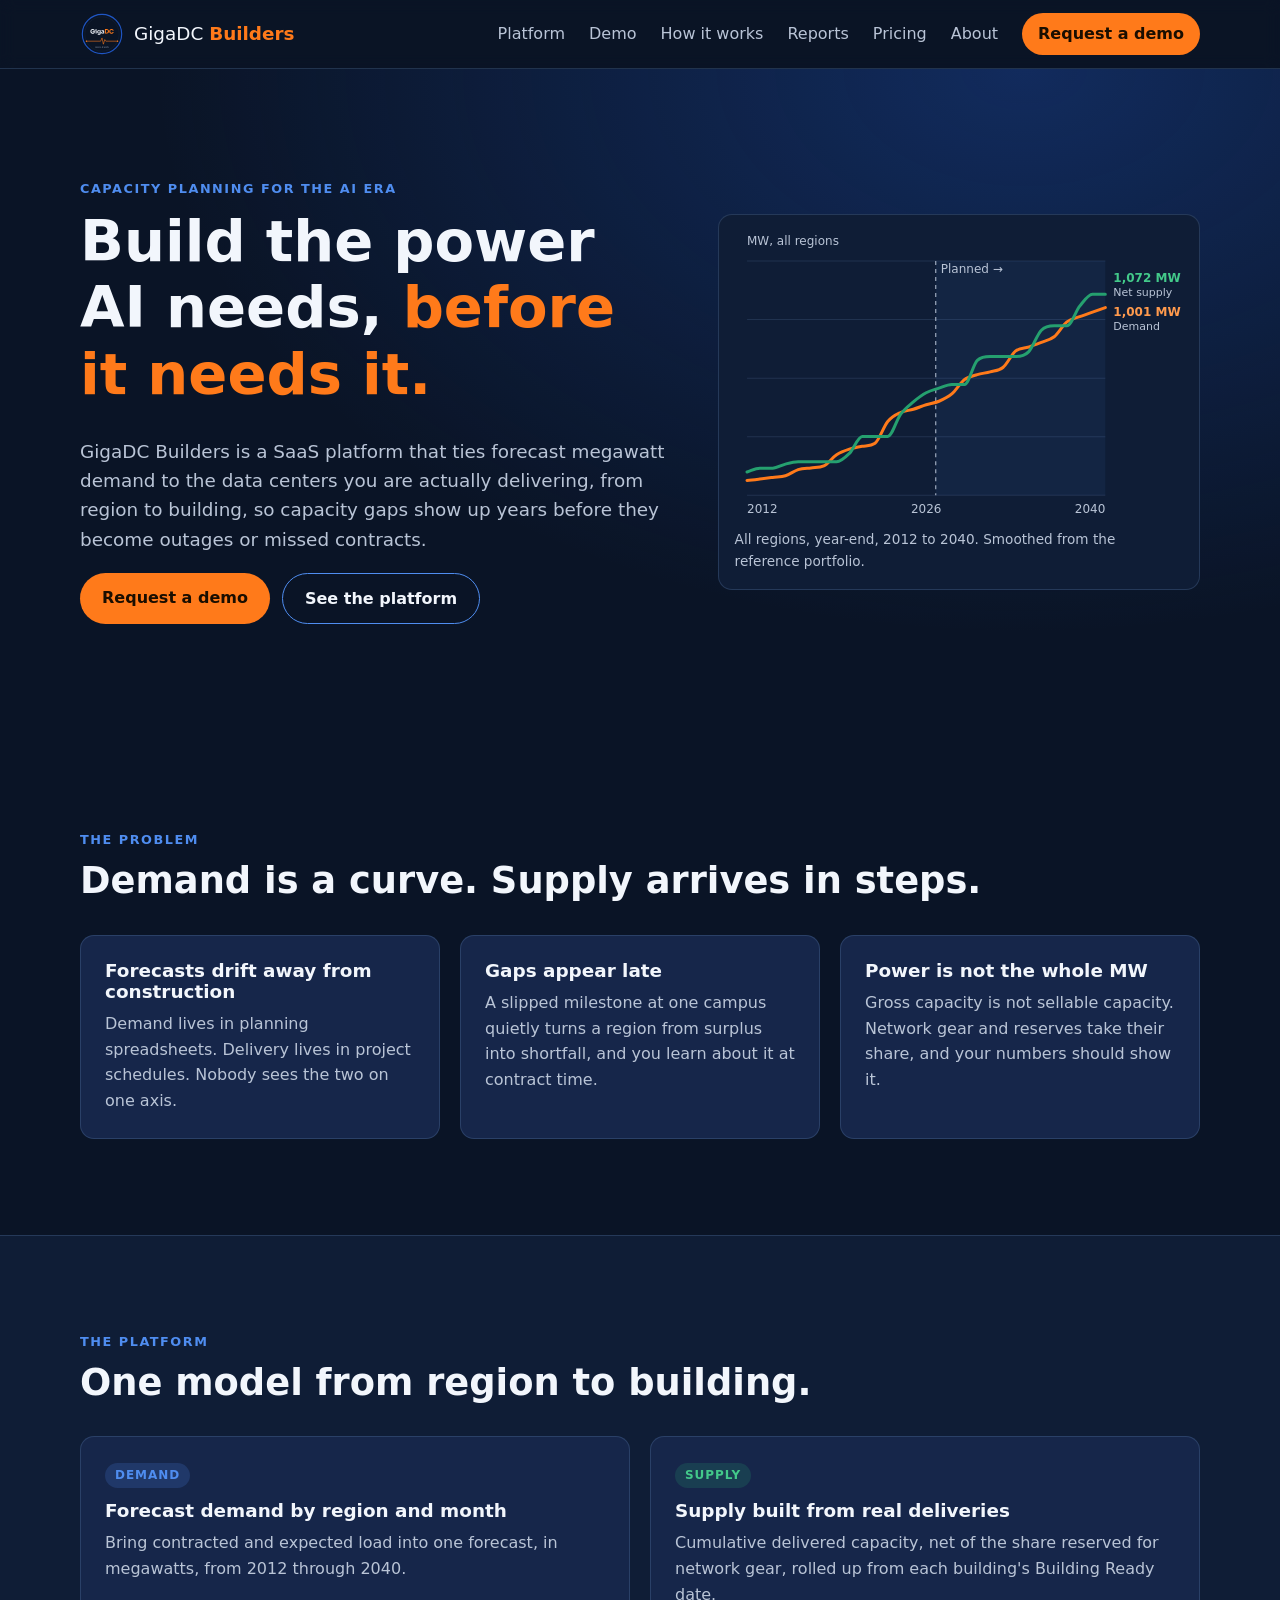
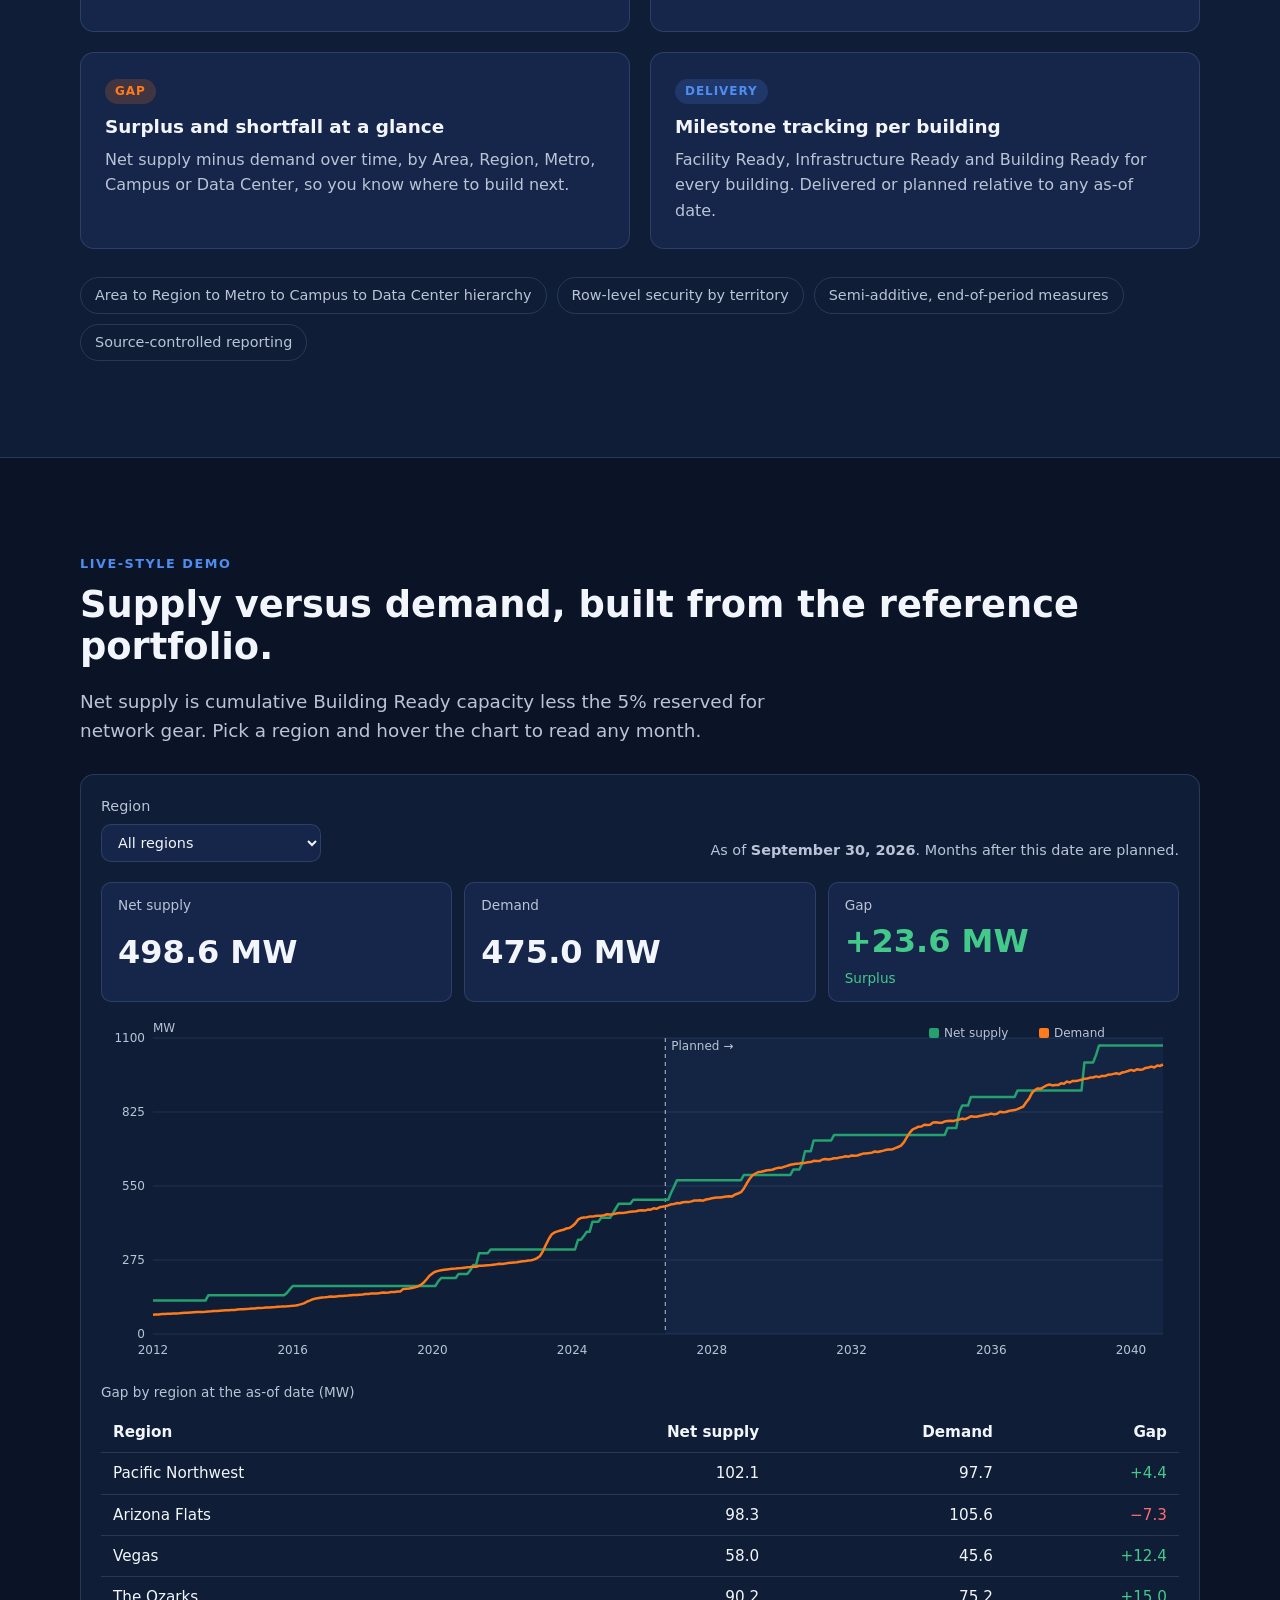
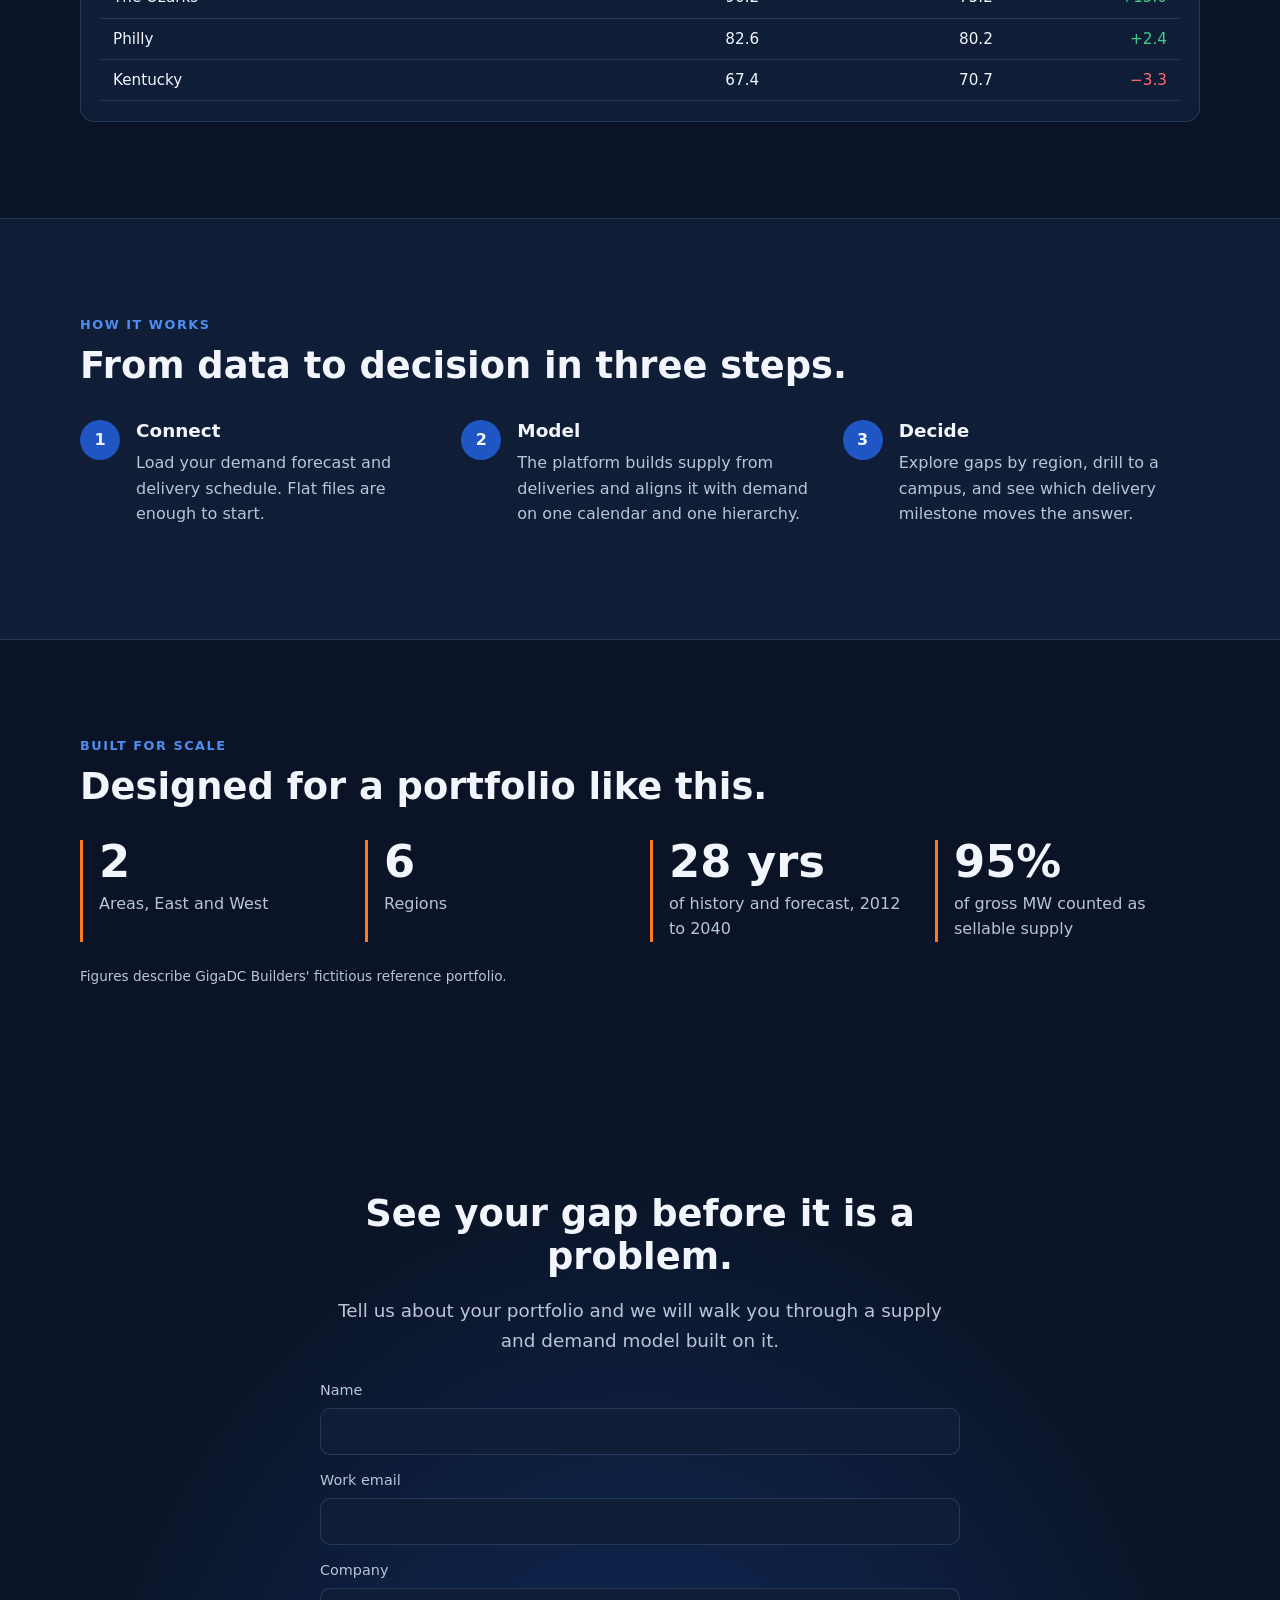
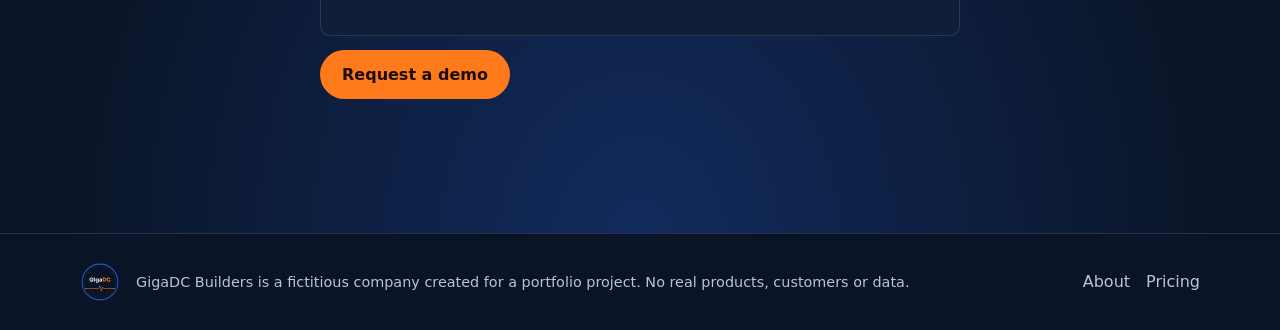
<file: index.html>
<!doctype html>
<html lang="en">
<head>
  <meta charset="utf-8">
  <meta name="viewport" content="width=device-width, initial-scale=1">
  <title>GigaDC Builders | Plan and deliver AI-scale data center capacity</title>
  <meta name="description" content="GigaDC Builders is a SaaS platform that matches forecast power demand to delivered data center supply, so AI capacity lands when it is needed.">
  <link rel="icon" href="assets/logos/GigaDC_primary_on-dark.svg" type="image/svg+xml">
  <link rel="stylesheet" href="css/styles.css">
</head>
<body>
  <header class="site-header">
    <div class="wrap nav">
      <a href="#top" class="brand" aria-label="GigaDC Builders home">
        <img src="assets/logos/GigaDC_builders_on-dark.svg" alt="GigaDC Builders" width="44" height="44">
        <span>GigaDC <b>Builders</b></span>
      </a>
      <button class="nav-toggle" aria-label="Toggle menu" aria-expanded="false">Menu</button>
      <nav id="nav" aria-label="Primary">
        <a href="#platform">Platform</a>
        <a href="#dashboard">Demo</a>
        <a href="#how">How it works</a>
        <a href="reports/index.html">Reports</a>
        <a href="pricing.html">Pricing</a>
        <a href="about.html">About</a>
        <a href="#demo" class="btn btn-small">Request a demo</a>
      </nav>
    </div>
  </header>

  <main id="top">
    <section class="hero">
      <div class="wrap hero-grid">
        <div>
          <p class="eyebrow">Capacity planning for the AI era</p>
          <h1>Build the power AI needs, <span class="accent">before it needs it.</span></h1>
          <p class="lead">GigaDC Builders is a SaaS platform that ties forecast megawatt demand to the data centers you are actually delivering, from region to building, so capacity gaps show up years before they become outages or missed contracts.</p>
          <div class="cta-row">
            <a href="#demo" class="btn">Request a demo</a>
            <a href="#platform" class="btn btn-ghost">See the platform</a>
          </div>
        </div>
        <figure class="hero-visual">
          <svg id="hero-chart" role="img" aria-label="Net supply and demand in MW across all regions, 2012 to 2040, smoothed"></svg>
          <figcaption id="hero-caption">All regions, year-end, 2012 to 2040. Smoothed from the reference portfolio.</figcaption>
        </figure>
      </div>
    </section>

    <section id="problem" class="section">
      <div class="wrap">
        <p class="eyebrow">The problem</p>
        <h2>Demand is a curve. Supply arrives in steps.</h2>
        <div class="cards three">
          <article class="card">
            <h3>Forecasts drift away from construction</h3>
            <p>Demand lives in planning spreadsheets. Delivery lives in project schedules. Nobody sees the two on one axis.</p>
          </article>
          <article class="card">
            <h3>Gaps appear late</h3>
            <p>A slipped milestone at one campus quietly turns a region from surplus into shortfall, and you learn about it at contract time.</p>
          </article>
          <article class="card">
            <h3>Power is not the whole MW</h3>
            <p>Gross capacity is not sellable capacity. Network gear and reserves take their share, and your numbers should show it.</p>
          </article>
        </div>
      </div>
    </section>

    <section id="platform" class="section alt">
      <div class="wrap">
        <p class="eyebrow">The platform</p>
        <h2>One model from region to building.</h2>
        <div class="cards two">
          <article class="card feature">
            <span class="tag blue">Demand</span>
            <h3>Forecast demand by region and month</h3>
            <p>Bring contracted and expected load into one forecast, in megawatts, from 2012 through 2040.</p>
          </article>
          <article class="card feature">
            <span class="tag green">Supply</span>
            <h3>Supply built from real deliveries</h3>
            <p>Cumulative delivered capacity, net of the share reserved for network gear, rolled up from each building's Building Ready date.</p>
          </article>
          <article class="card feature">
            <span class="tag orange">Gap</span>
            <h3>Surplus and shortfall at a glance</h3>
            <p>Net supply minus demand over time, by Area, Region, Metro, Campus or Data Center, so you know where to build next.</p>
          </article>
          <article class="card feature">
            <span class="tag blue">Delivery</span>
            <h3>Milestone tracking per building</h3>
            <p>Facility Ready, Infrastructure Ready and Building Ready for every building. Delivered or planned relative to any as-of date.</p>
          </article>
        </div>
        <ul class="chips" aria-label="Also included">
          <li>Area to Region to Metro to Campus to Data Center hierarchy</li>
          <li>Row-level security by territory</li>
          <li>Semi-additive, end-of-period measures</li>
          <li>Source-controlled reporting</li>
        </ul>
      </div>
    </section>

    <section id="dashboard" class="section">
      <div class="wrap">
        <p class="eyebrow">Live-style demo</p>
        <h2>Supply versus demand, built from the reference portfolio.</h2>
        <p class="lead">Net supply is cumulative Building Ready capacity less the 5% reserved for network gear. Pick a region and hover the chart to read any month.</p>
        <div class="dash" id="dash">
          <div class="dash-controls">
            <label>Region
              <select id="dash-region"></select>
            </label>
            <p class="dash-asof">As of <b id="dash-asof"></b>. Months after this date are planned.</p>
          </div>
          <div class="kpis" aria-live="polite">
            <div class="kpi"><span>Net supply</span><b id="kpi-supply"></b></div>
            <div class="kpi"><span>Demand</span><b id="kpi-demand"></b></div>
            <div class="kpi"><span>Gap</span><b id="kpi-gap"></b><em id="kpi-gap-label"></em></div>
          </div>
          <div class="chart-box">
            <svg id="dash-chart" role="img" aria-label="Net supply and demand in MW by month, 2012 to 2040"></svg>
            <div id="dash-tip" class="tip" hidden></div>
          </div>
          <div class="table-scroll">
            <table class="dash-table">
              <caption>Gap by region at the as-of date (MW)</caption>
              <thead><tr><th>Region</th><th>Net supply</th><th>Demand</th><th>Gap</th></tr></thead>
              <tbody id="dash-rows"></tbody>
            </table>
          </div>
        </div>
      </div>
    </section>

    <section id="how" class="section alt">
      <div class="wrap">
        <p class="eyebrow">How it works</p>
        <h2>From data to decision in three steps.</h2>
        <ol class="steps">
          <li><span class="num">1</span><div><h3>Connect</h3><p>Load your demand forecast and delivery schedule. Flat files are enough to start.</p></div></li>
          <li><span class="num">2</span><div><h3>Model</h3><p>The platform builds supply from deliveries and aligns it with demand on one calendar and one hierarchy.</p></div></li>
          <li><span class="num">3</span><div><h3>Decide</h3><p>Explore gaps by region, drill to a campus, and see which delivery milestone moves the answer.</p></div></li>
        </ol>
      </div>
    </section>

    <section id="numbers" class="section">
      <div class="wrap">
        <p class="eyebrow">Built for scale</p>
        <h2>Designed for a portfolio like this.</h2>
        <dl class="stats">
          <div><dt>2</dt><dd>Areas, East and West</dd></div>
          <div><dt>6</dt><dd>Regions</dd></div>
          <div><dt>28 yrs</dt><dd>of history and forecast, 2012 to 2040</dd></div>
          <div><dt>95%</dt><dd>of gross MW counted as sellable supply</dd></div>
        </dl>
        <p class="note">Figures describe GigaDC Builders' fictitious reference portfolio.</p>
      </div>
    </section>

    <section id="demo" class="section cta">
      <div class="wrap narrow">
        <h2>See your gap before it is a problem.</h2>
        <p class="lead">Tell us about your portfolio and we will walk you through a supply and demand model built on it.</p>
        <form class="demo-form" novalidate>
          <label>Name<input name="name" type="text" autocomplete="name" required></label>
          <label>Work email<input name="email" type="email" autocomplete="email" required></label>
          <label>Company<input name="company" type="text" autocomplete="organization"></label>
          <button class="btn" type="submit">Request a demo</button>
          <p class="form-status" role="status" aria-live="polite"></p>
        </form>
      </div>
    </section>
  </main>

  <footer class="site-footer">
    <div class="wrap foot">
      <img src="assets/logos/GigaDC_primary_on-dark.svg" alt="GigaDC" width="40" height="40">
      <p>GigaDC Builders is a fictitious company created for a portfolio project. No real products, customers or data.</p>
      <nav class="foot-links" aria-label="Footer"><a href="about.html">About</a><a href="pricing.html">Pricing</a></nav>
    </div>
  </footer>

  <script src="js/demo-data.js"></script>
  <script src="js/hero.js"></script>
  <script src="js/dashboard.js"></script>
  <script src="js/main.js"></script>
</body>
</html>
</file>
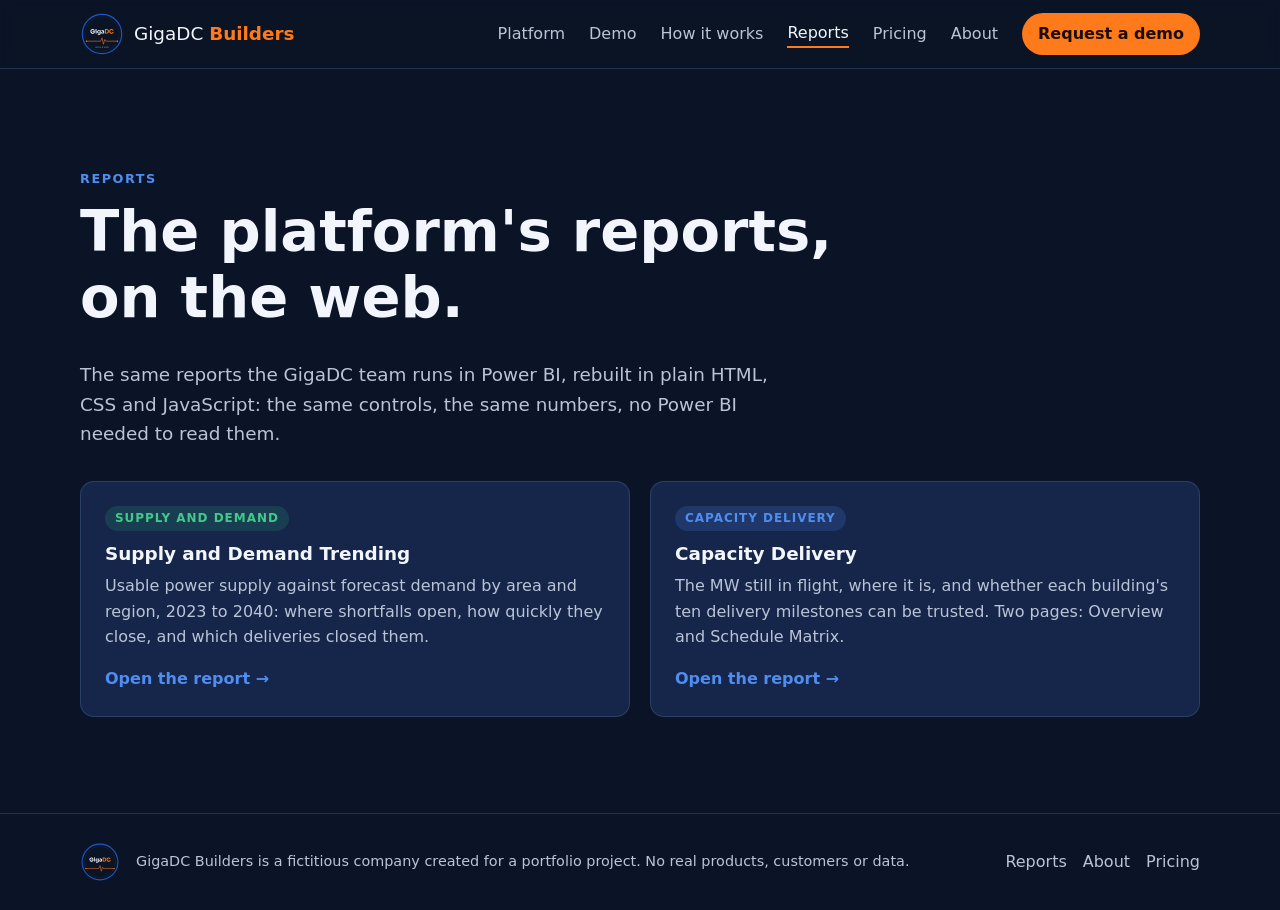
<file: reports/index.html>
<!doctype html>
<html lang="en">
<head>
  <meta charset="utf-8">
  <meta name="viewport" content="width=device-width, initial-scale=1">
  <title>Reports | GigaDC Builders</title>
  <meta name="description" content="GigaDC reports in plain HTML: the Power BI reports rebuilt for the web.">
  <link rel="icon" href="../assets/logos/GigaDC_primary_on-dark.svg" type="image/svg+xml">
  <link rel="stylesheet" href="../css/styles.css?v=20261027-1">
  <link rel="stylesheet" href="../css/reports.css?v=20261027-1">
</head>
<body>
  <header class="site-header">
    <div class="wrap nav">
      <a href="../index.html" class="brand" aria-label="GigaDC Builders home">
        <img src="../assets/logos/GigaDC_builders_on-dark.svg" alt="GigaDC Builders" width="44" height="44">
        <span>GigaDC <b>Builders</b></span>
      </a>
      <button class="nav-toggle" aria-label="Toggle menu" aria-expanded="false">Menu</button>
      <nav id="nav" aria-label="Primary">
        <a href="../index.html#platform">Platform</a>
        <a href="../index.html#dashboard">Demo</a>
        <a href="../index.html#how">How it works</a>
        <a href="index.html" aria-current="page">Reports</a>
        <a href="../pricing.html">Pricing</a>
        <a href="../about.html">About</a>
        <a href="../index.html#demo" class="btn btn-small">Request a demo</a>
      </nav>
    </div>
  </header>

  <main>
    <section class="section page-hero">
      <div class="wrap">
        <p class="eyebrow">Reports</p>
        <h1>The platform's reports, on the web.</h1>
        <p class="lead">The same reports the GigaDC team runs in Power BI, rebuilt in plain HTML, CSS and JavaScript: the same controls, the same numbers, no Power BI needed to read them.</p>

        <div class="cards two">
          <a class="card report-tile" href="supply-and-demand.html">
            <span class="tag green">Supply and Demand</span>
            <h3>Supply and Demand Trending</h3>
            <p>Usable power supply against forecast demand by area and region, 2023 to 2040: where shortfalls open, how quickly they close, and which deliveries closed them.</p>
            <span class="tile-link">Open the report &rarr;</span>
          </a>
          <a class="card report-tile" href="capacity-delivery.html">
            <span class="tag blue">Capacity Delivery</span>
            <h3>Capacity Delivery</h3>
            <p>The MW still in flight, where it is, and whether each building's ten delivery milestones can be trusted. Two pages: Overview and Schedule Matrix.</p>
            <span class="tile-link">Open the report &rarr;</span>
          </a>
        </div>
      </div>
    </section>
  </main>

  <footer class="site-footer">
    <div class="wrap foot">
      <img src="../assets/logos/GigaDC_primary_on-dark.svg" alt="GigaDC" width="40" height="40">
      <p>GigaDC Builders is a fictitious company created for a portfolio project. No real products, customers or data.</p>
      <nav class="foot-links" aria-label="Footer"><a href="index.html">Reports</a><a href="../about.html">About</a><a href="../pricing.html">Pricing</a></nav>
    </div>
  </footer>

  <script src="../js/main.js?v=20261027-1"></script>
</body>
</html>
</file>
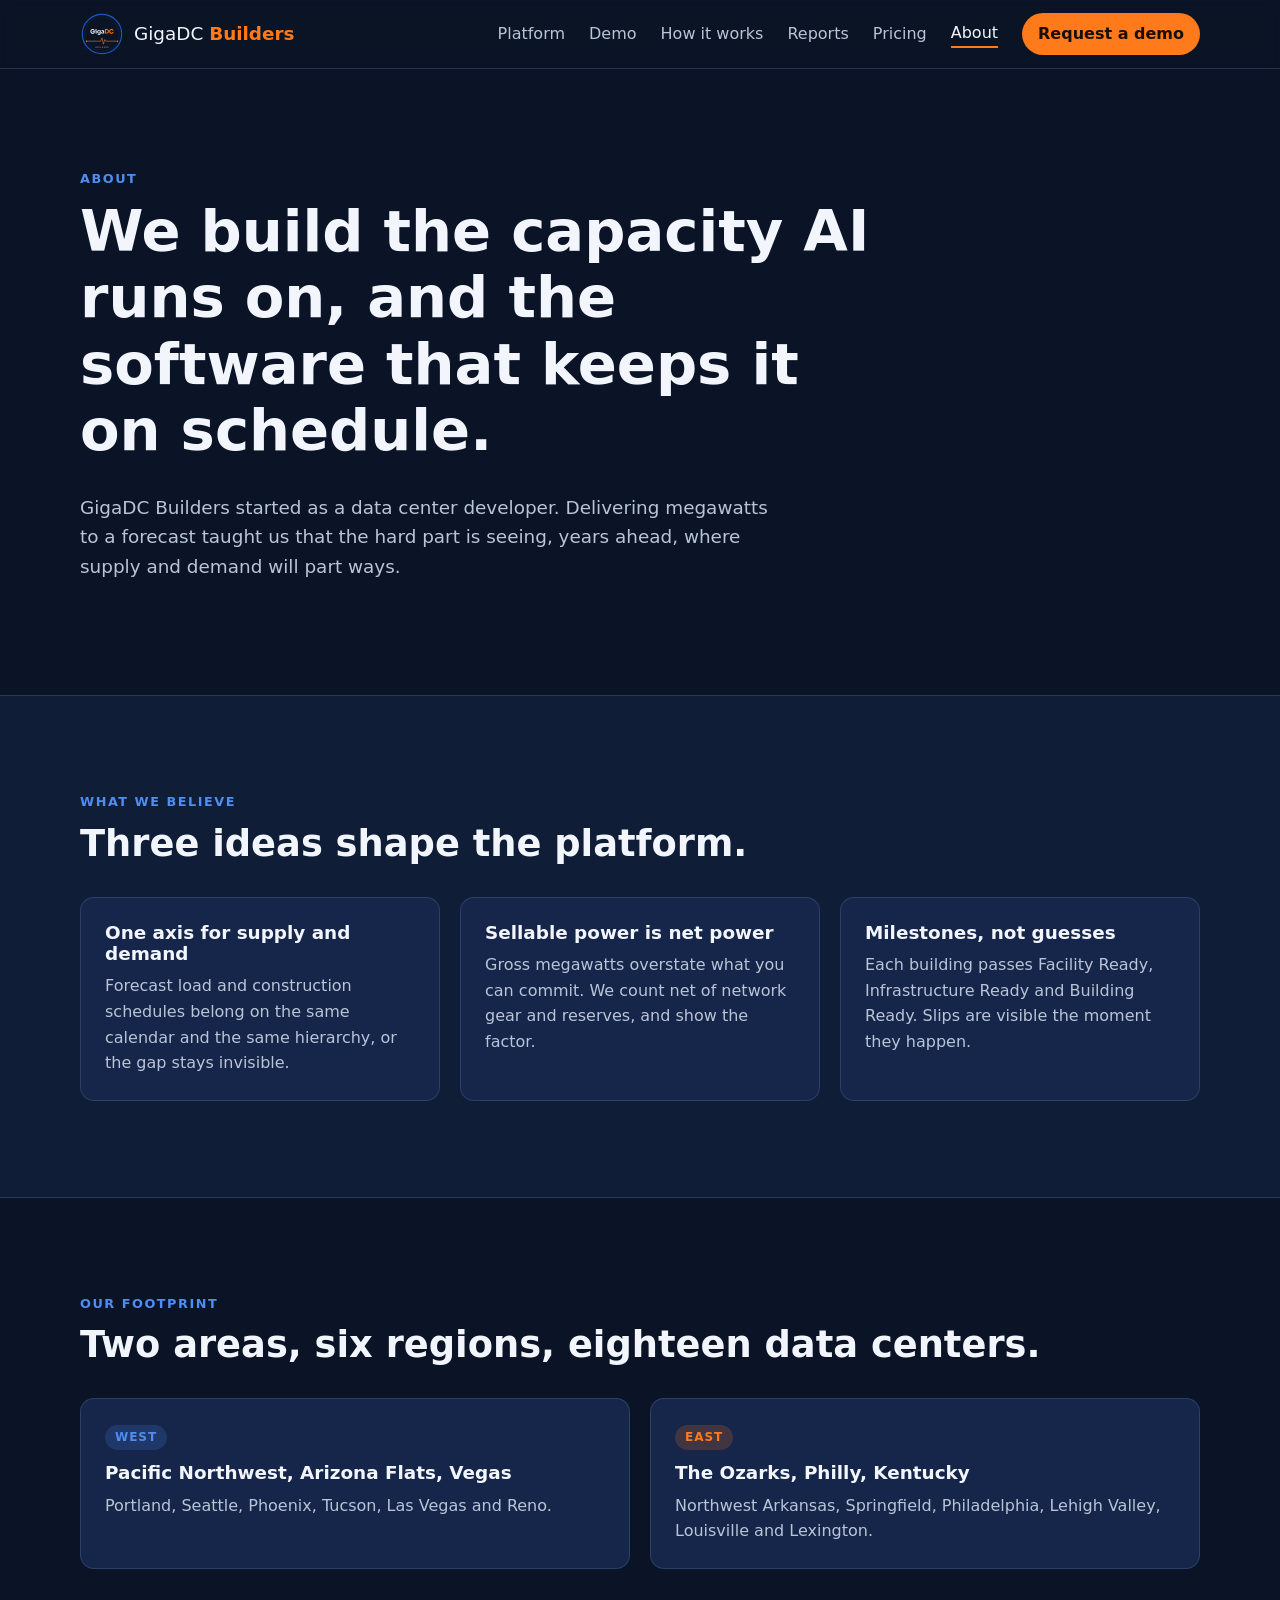
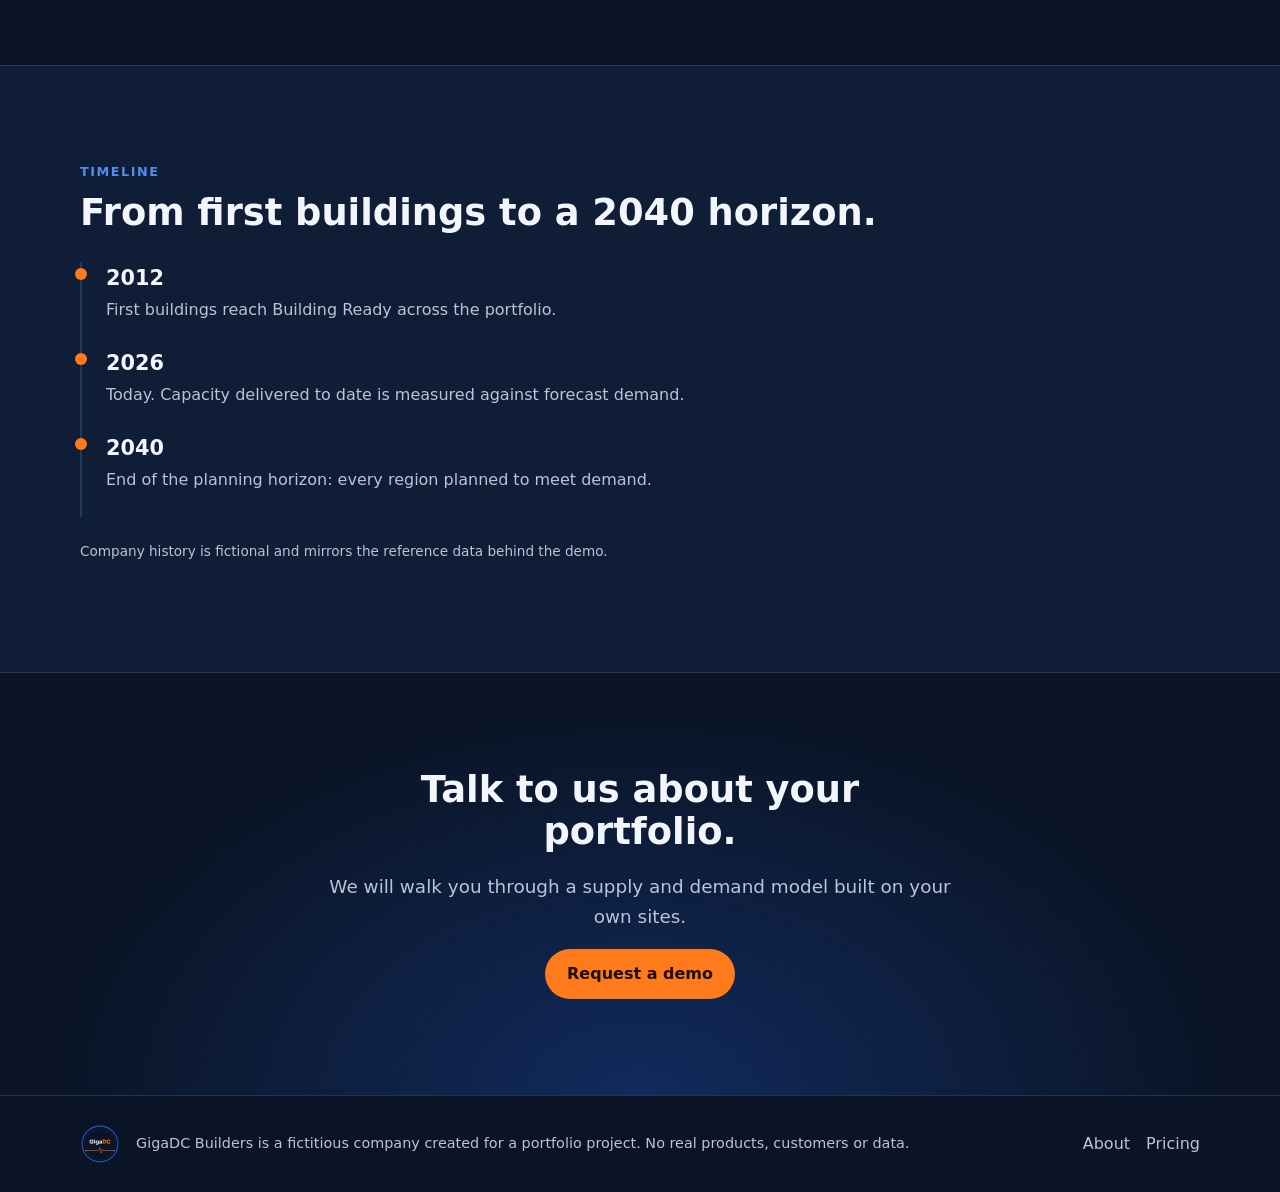
<file: about.html>
<!doctype html>
<html lang="en">
<head>
  <meta charset="utf-8">
  <meta name="viewport" content="width=device-width, initial-scale=1">
  <title>About | GigaDC Builders</title>
  <meta name="description" content="About GigaDC Builders: a data center developer turned SaaS platform for planning AI-scale capacity.">
  <link rel="icon" href="assets/logos/GigaDC_primary_on-dark.svg" type="image/svg+xml">
  <link rel="stylesheet" href="css/styles.css">
</head>
<body>
  <header class="site-header">
    <div class="wrap nav">
      <a href="index.html" class="brand" aria-label="GigaDC Builders home">
        <img src="assets/logos/GigaDC_builders_on-dark.svg" alt="GigaDC Builders" width="44" height="44">
        <span>GigaDC <b>Builders</b></span>
      </a>
      <button class="nav-toggle" aria-label="Toggle menu" aria-expanded="false">Menu</button>
      <nav id="nav" aria-label="Primary">
        <a href="index.html#platform">Platform</a>
        <a href="index.html#dashboard">Demo</a>
        <a href="index.html#how">How it works</a>
        <a href="reports/index.html">Reports</a>
        <a href="pricing.html">Pricing</a>
        <a href="about.html" aria-current="page">About</a>
        <a href="index.html#demo" class="btn btn-small">Request a demo</a>
      </nav>
    </div>
  </header>

  <main>
    <section class="section page-hero">
      <div class="wrap">
        <p class="eyebrow">About</p>
        <h1>We build the capacity AI runs on, and the software that keeps it on schedule.</h1>
        <p class="lead">GigaDC Builders started as a data center developer. Delivering megawatts to a forecast taught us that the hard part is seeing, years ahead, where supply and demand will part ways.</p>
      </div>
    </section>

    <section class="section alt">
      <div class="wrap">
        <p class="eyebrow">What we believe</p>
        <h2>Three ideas shape the platform.</h2>
        <div class="cards three">
          <article class="card"><h3>One axis for supply and demand</h3><p>Forecast load and construction schedules belong on the same calendar and the same hierarchy, or the gap stays invisible.</p></article>
          <article class="card"><h3>Sellable power is net power</h3><p>Gross megawatts overstate what you can commit. We count net of network gear and reserves, and show the factor.</p></article>
          <article class="card"><h3>Milestones, not guesses</h3><p>Each building passes Facility Ready, Infrastructure Ready and Building Ready. Slips are visible the moment they happen.</p></article>
        </div>
      </div>
    </section>

    <section class="section">
      <div class="wrap">
        <p class="eyebrow">Our footprint</p>
        <h2>Two areas, six regions, eighteen data centers.</h2>
        <div class="cards two">
          <article class="card"><span class="tag blue">West</span><h3>Pacific Northwest, Arizona Flats, Vegas</h3><p>Portland, Seattle, Phoenix, Tucson, Las Vegas and Reno.</p></article>
          <article class="card"><span class="tag orange">East</span><h3>The Ozarks, Philly, Kentucky</h3><p>Northwest Arkansas, Springfield, Philadelphia, Lehigh Valley, Louisville and Lexington.</p></article>
        </div>
      </div>
    </section>

    <section class="section alt">
      <div class="wrap">
        <p class="eyebrow">Timeline</p>
        <h2>From first buildings to a 2040 horizon.</h2>
        <ol class="timeline">
          <li><b>2012</b><span>First buildings reach Building Ready across the portfolio.</span></li>
          <li><b>2026</b><span>Today. Capacity delivered to date is measured against forecast demand.</span></li>
          <li><b>2040</b><span>End of the planning horizon: every region planned to meet demand.</span></li>
        </ol>
        <p class="note">Company history is fictional and mirrors the reference data behind the demo.</p>
      </div>
    </section>

    <section class="section cta">
      <div class="wrap narrow">
        <h2>Talk to us about your portfolio.</h2>
        <p class="lead">We will walk you through a supply and demand model built on your own sites.</p>
        <a href="index.html#demo" class="btn">Request a demo</a>
      </div>
    </section>
  </main>

  <footer class="site-footer">
    <div class="wrap foot">
      <img src="assets/logos/GigaDC_primary_on-dark.svg" alt="GigaDC" width="40" height="40">
      <p>GigaDC Builders is a fictitious company created for a portfolio project. No real products, customers or data.</p>
      <nav class="foot-links" aria-label="Footer"><a href="about.html">About</a><a href="pricing.html">Pricing</a></nav>
    </div>
  </footer>

  <script src="js/main.js"></script>
</body>
</html>
</file>
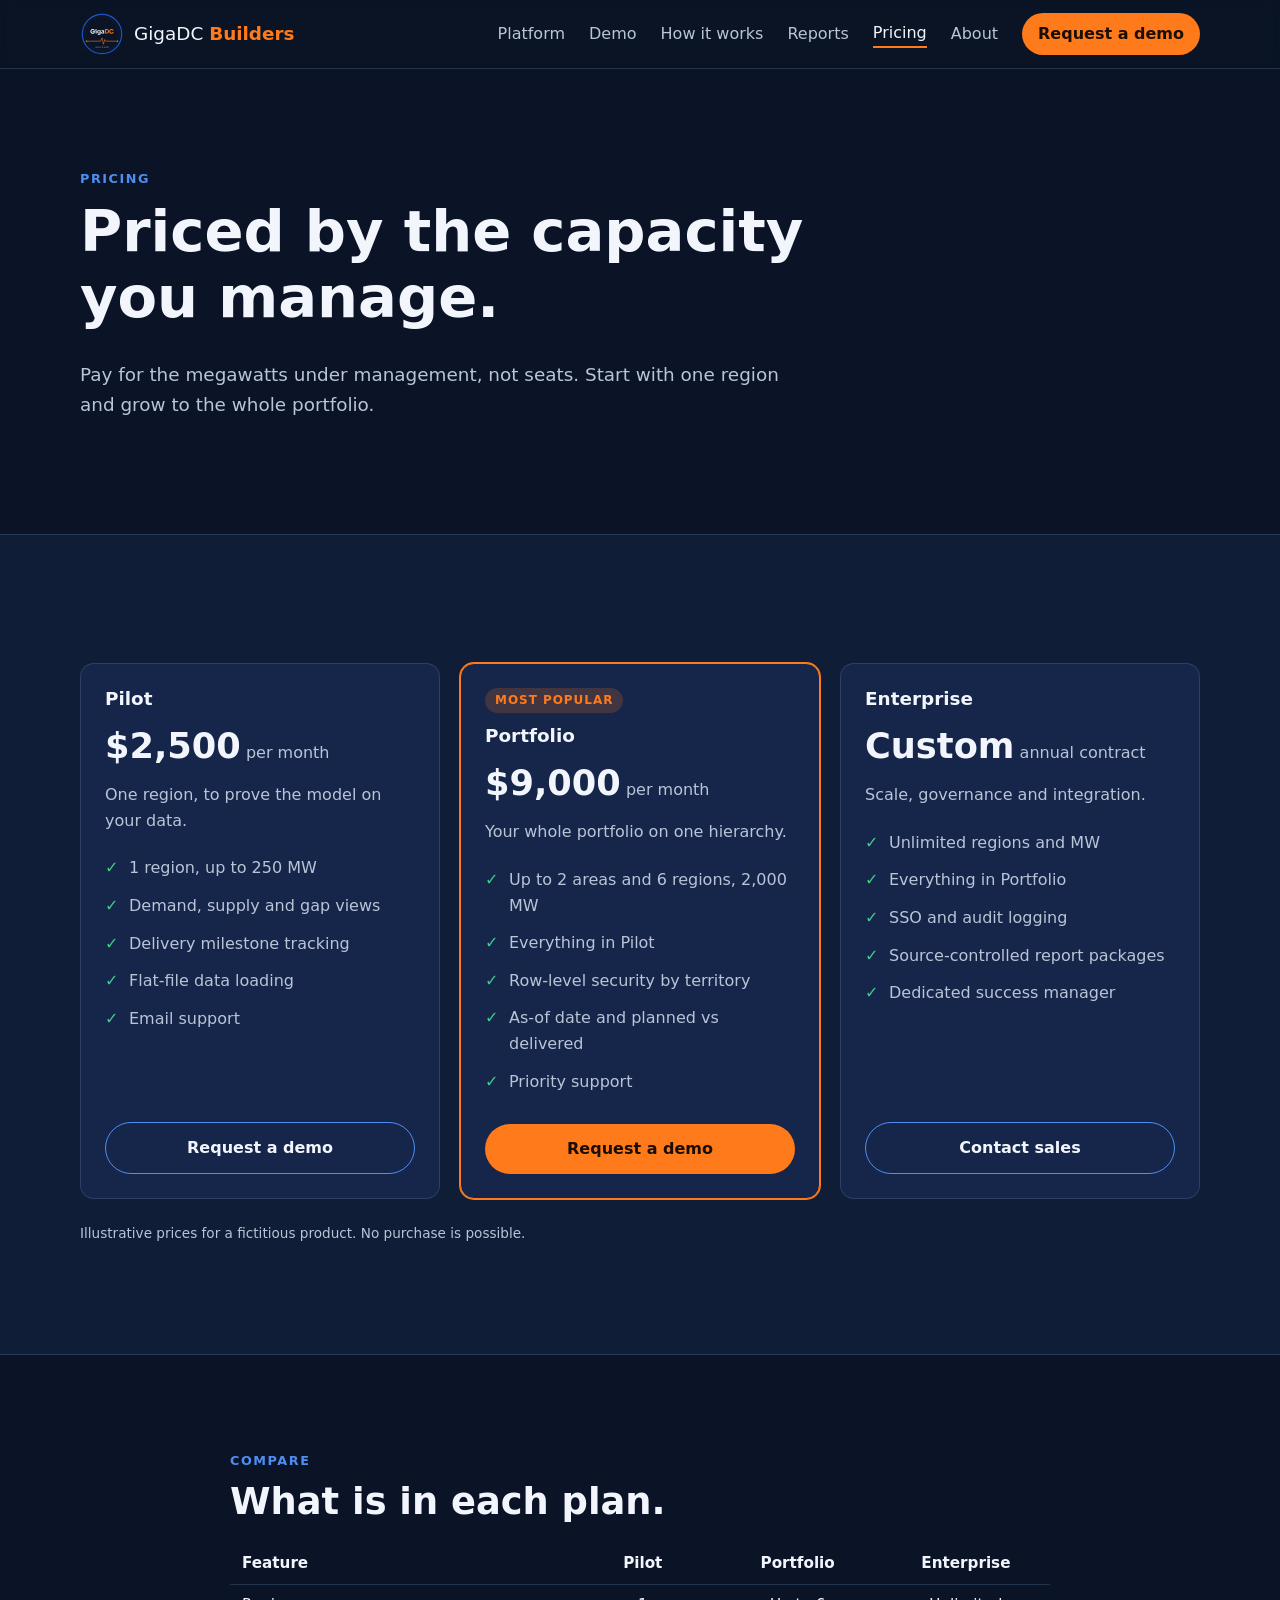
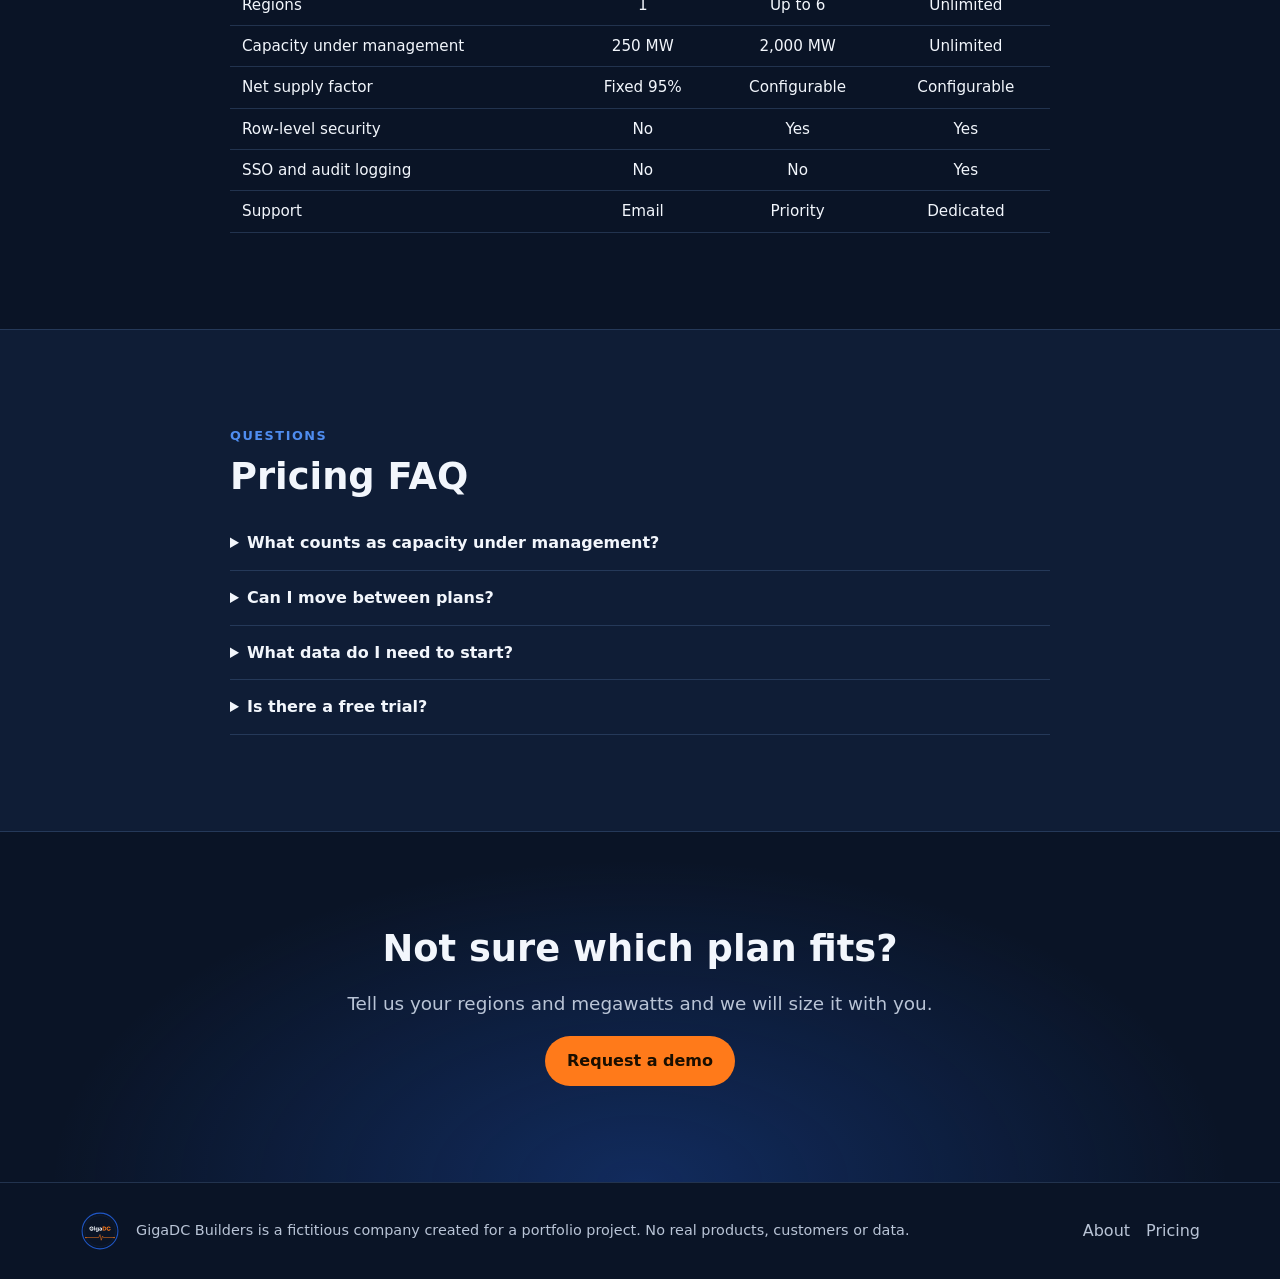
<file: pricing.html>
<!doctype html>
<html lang="en">
<head>
  <meta charset="utf-8">
  <meta name="viewport" content="width=device-width, initial-scale=1">
  <title>Pricing | GigaDC Builders</title>
  <meta name="description" content="GigaDC Builders pricing: Pilot, Portfolio and Enterprise plans priced by capacity under management.">
  <link rel="icon" href="assets/logos/GigaDC_primary_on-dark.svg" type="image/svg+xml">
  <link rel="stylesheet" href="css/styles.css">
</head>
<body>
  <header class="site-header">
    <div class="wrap nav">
      <a href="index.html" class="brand" aria-label="GigaDC Builders home">
        <img src="assets/logos/GigaDC_builders_on-dark.svg" alt="GigaDC Builders" width="44" height="44">
        <span>GigaDC <b>Builders</b></span>
      </a>
      <button class="nav-toggle" aria-label="Toggle menu" aria-expanded="false">Menu</button>
      <nav id="nav" aria-label="Primary">
        <a href="index.html#platform">Platform</a>
        <a href="index.html#dashboard">Demo</a>
        <a href="index.html#how">How it works</a>
        <a href="reports/index.html">Reports</a>
        <a href="pricing.html" aria-current="page">Pricing</a>
        <a href="about.html">About</a>
        <a href="index.html#demo" class="btn btn-small">Request a demo</a>
      </nav>
    </div>
  </header>

  <main>
    <section class="section page-hero">
      <div class="wrap">
        <p class="eyebrow">Pricing</p>
        <h1>Priced by the capacity you manage.</h1>
        <p class="lead">Pay for the megawatts under management, not seats. Start with one region and grow to the whole portfolio.</p>
      </div>
    </section>

    <section class="section alt">
      <div class="wrap">
        <div class="cards three">
          <article class="card tier">
            
            <h3>Pilot</h3>
            <p class="price"><b>$2,500</b> <span>per month</span></p>
            <p>One region, to prove the model on your data.</p>
            <ul><li>1 region, up to 250 MW</li><li>Demand, supply and gap views</li><li>Delivery milestone tracking</li><li>Flat-file data loading</li><li>Email support</li></ul>
            <a href="index.html#demo" class="btn btn-ghost">Request a demo</a>
          </article>
          <article class="card tier featured">
            <span class="tag orange">Most popular</span>
            <h3>Portfolio</h3>
            <p class="price"><b>$9,000</b> <span>per month</span></p>
            <p>Your whole portfolio on one hierarchy.</p>
            <ul><li>Up to 2 areas and 6 regions, 2,000 MW</li><li>Everything in Pilot</li><li>Row-level security by territory</li><li>As-of date and planned vs delivered</li><li>Priority support</li></ul>
            <a href="index.html#demo" class="btn">Request a demo</a>
          </article>
          <article class="card tier">
            
            <h3>Enterprise</h3>
            <p class="price"><b>Custom</b> <span>annual contract</span></p>
            <p>Scale, governance and integration.</p>
            <ul><li>Unlimited regions and MW</li><li>Everything in Portfolio</li><li>SSO and audit logging</li><li>Source-controlled report packages</li><li>Dedicated success manager</li></ul>
            <a href="index.html#demo" class="btn btn-ghost">Contact sales</a>
          </article>
        </div>
        <p class="note">Illustrative prices for a fictitious product. No purchase is possible.</p>
      </div>
    </section>

    <section class="section">
      <div class="wrap narrow-text">
        <p class="eyebrow">Compare</p>
        <h2>What is in each plan.</h2>
        <div class="table-scroll">
          <table class="dash-table compare">
            <thead><tr><th>Feature</th><th>Pilot</th><th>Portfolio</th><th>Enterprise</th></tr></thead>
            <tbody>
              <tr><td>Regions</td><td>1</td><td>Up to 6</td><td>Unlimited</td></tr>
              <tr><td>Capacity under management</td><td>250 MW</td><td>2,000 MW</td><td>Unlimited</td></tr>
              <tr><td>Net supply factor</td><td>Fixed 95%</td><td>Configurable</td><td>Configurable</td></tr>
              <tr><td>Row-level security</td><td>No</td><td>Yes</td><td>Yes</td></tr>
              <tr><td>SSO and audit logging</td><td>No</td><td>No</td><td>Yes</td></tr>
              <tr><td>Support</td><td>Email</td><td>Priority</td><td>Dedicated</td></tr>
            </tbody>
          </table>
        </div>
      </div>
    </section>

    <section class="section alt">
      <div class="wrap narrow-text">
        <p class="eyebrow">Questions</p>
        <h2>Pricing FAQ</h2>
        <details><summary>What counts as capacity under management?</summary><p>The Building Ready megawatts of the buildings in your plan, delivered or planned, before the net supply reserve.</p></details>
        <details><summary>Can I move between plans?</summary><p>Yes. Upgrade whenever you add regions; your model and history carry over.</p></details>
        <details><summary>What data do I need to start?</summary><p>A demand forecast by region and month, and a delivery schedule with a date for each milestone. Flat files are enough.</p></details>
        <details><summary>Is there a free trial?</summary><p>The Pilot plan is the trial: one region, month to month, cancel any time.</p></details>
      </div>
    </section>

    <section class="section cta">
      <div class="wrap narrow">
        <h2>Not sure which plan fits?</h2>
        <p class="lead">Tell us your regions and megawatts and we will size it with you.</p>
        <a href="index.html#demo" class="btn">Request a demo</a>
      </div>
    </section>
  </main>

  <footer class="site-footer">
    <div class="wrap foot">
      <img src="assets/logos/GigaDC_primary_on-dark.svg" alt="GigaDC" width="40" height="40">
      <p>GigaDC Builders is a fictitious company created for a portfolio project. No real products, customers or data.</p>
      <nav class="foot-links" aria-label="Footer"><a href="about.html">About</a><a href="pricing.html">Pricing</a></nav>
    </div>
  </footer>

  <script src="js/main.js"></script>
</body>
</html>
</file>
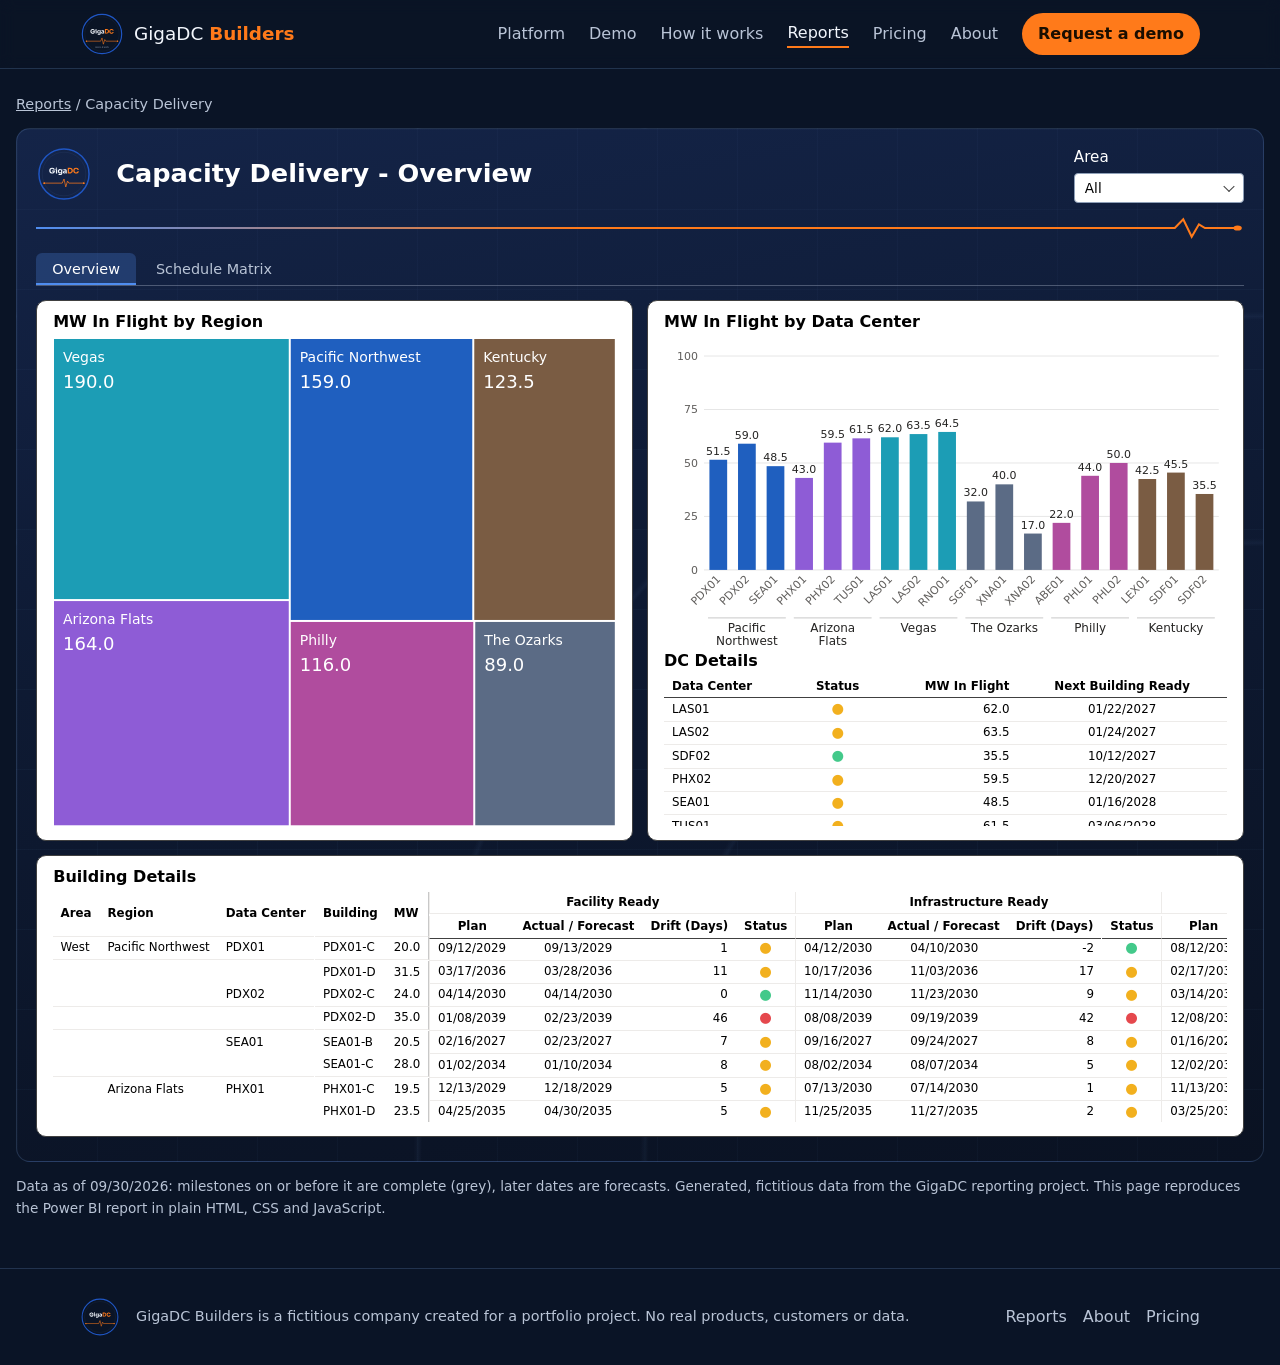
<file: reports/capacity-delivery.html>
<!doctype html>
<html lang="en">
<head>
  <meta charset="utf-8">
  <meta name="viewport" content="width=device-width, initial-scale=1">
  <title>Capacity Delivery | Reports | GigaDC Builders</title>
  <meta name="description" content="The MW still in flight, where it is, and whether each building's ten delivery milestones can be trusted: the GigaDC Capacity Delivery report in plain HTML.">
  <link rel="icon" href="../assets/logos/GigaDC_primary_on-dark.svg" type="image/svg+xml">
  <link rel="stylesheet" href="../css/styles.css?v=20261027-1">
  <link rel="stylesheet" href="../css/reports.css?v=20261027-1">
</head>
<body>
  <header class="site-header">
    <div class="wrap nav">
      <a href="../index.html" class="brand" aria-label="GigaDC Builders home">
        <img src="../assets/logos/GigaDC_builders_on-dark.svg" alt="GigaDC Builders" width="44" height="44">
        <span>GigaDC <b>Builders</b></span>
      </a>
      <button class="nav-toggle" aria-label="Toggle menu" aria-expanded="false">Menu</button>
      <nav id="nav" aria-label="Primary">
        <a href="../index.html#platform">Platform</a>
        <a href="../index.html#dashboard">Demo</a>
        <a href="../index.html#how">How it works</a>
        <a href="index.html" aria-current="page">Reports</a>
        <a href="../pricing.html">Pricing</a>
        <a href="../about.html">About</a>
        <a href="../index.html#demo" class="btn btn-small">Request a demo</a>
      </nav>
    </div>
  </header>

  <main class="report-page">
    <div class="wrap-wide">
      <p class="crumbs"><a href="index.html">Reports</a> <span aria-hidden="true">/</span> Capacity Delivery</p>

      <section class="report-canvas" aria-labelledby="report-title">
        <div class="report-head">
          <img class="report-logo" src="../assets/logos/GigaDC_primary_on-dark.svg" alt="GigaDC" width="64" height="64">
          <h1 id="report-title">Capacity Delivery - Overview</h1>
          <div class="slicers">
            <div class="slicer" id="slicer-area"></div>
          </div>
        </div>

        <svg class="spark" viewBox="0 0 1000 30" preserveAspectRatio="none" aria-hidden="true">
          <defs>
            <linearGradient id="spark-grad" x1="0" x2="1">
              <stop offset="0" stop-color="#4F8DF0"/>
              <stop offset=".45" stop-color="#FF7A1A"/>
              <stop offset="1" stop-color="#FF7A1A"/>
            </linearGradient>
          </defs>
          <polyline points="0,15 935,15 943,15 950,3 957,27 963,10 968,15 995,15"
                    fill="none" stroke="url(#spark-grad)" stroke-width="2" vector-effect="non-scaling-stroke"/>
          <circle cx="995" cy="15" r="3.5" fill="#FF7A1A"/>
        </svg>

        <!-- The report's pages, as tabs. -->
        <div class="page-tabs" role="tablist" aria-label="Report pages">
          <a role="tab" id="tab-overview" href="#overview" aria-controls="page-overview">Overview</a>
          <a role="tab" id="tab-schedule" href="#schedule" aria-controls="page-schedule">Schedule Matrix</a>
        </div>

        <!-- Overview -->
        <div class="report-tab" id="page-overview" role="tabpanel" aria-labelledby="tab-overview">
          <div class="cd-top">
            <article class="pbi-card" aria-labelledby="treemap-title">
              <h2 id="treemap-title" class="pbi-title">MW In Flight by Region</h2>
              <div class="chart-wrap" id="treemap-wrap"><svg id="treemap" role="img" aria-labelledby="treemap-title"></svg></div>
            </article>
            <article class="pbi-card cd-right">
              <h2 id="columns-title" class="pbi-title">MW In Flight by Data Center</h2>
              <div class="chart-wrap" id="columns-wrap"><svg id="columns" role="img" aria-labelledby="columns-title"></svg></div>
              <h2 id="dc-title" class="pbi-title cd-subtitle">DC Details</h2>
              <div class="pbi-table-scroll cd-dc-scroll" tabindex="0" aria-labelledby="dc-title">
                <table class="pbi-table cd-table" id="dc-table"></table>
              </div>
            </article>
          </div>
          <article class="pbi-card" aria-labelledby="bd-title">
            <h2 id="bd-title" class="pbi-title">Building Details</h2>
            <div class="pbi-table-scroll cd-bd-scroll" tabindex="0" aria-labelledby="bd-title">
              <table class="pbi-table cd-table" id="bd-table"></table>
            </div>
          </article>
        </div>

        <!-- Schedule Matrix -->
        <div class="report-tab" id="page-schedule" role="tabpanel" aria-labelledby="tab-schedule" hidden>
          <article class="pbi-card" aria-labelledby="sm-title">
            <h2 id="sm-title" class="pbi-title">Schedule Matrix</h2>
            <div class="pbi-table-scroll cd-sm-scroll" tabindex="0" aria-labelledby="sm-title">
              <table class="pbi-table sm-table" id="sm-table"></table>
            </div>
          </article>
        </div>
        <div class="ms-tip" id="ms-tip" hidden></div>
      </section>

      <p class="report-note">Data as of <span id="asof"></span>: milestones on or before it are complete (grey), later dates are forecasts.
        Generated, fictitious data from the GigaDC reporting project. This page reproduces the Power BI report in plain HTML, CSS and JavaScript.</p>
    </div>
  </main>

  <footer class="site-footer">
    <div class="wrap foot">
      <img src="../assets/logos/GigaDC_primary_on-dark.svg" alt="GigaDC" width="40" height="40">
      <p>GigaDC Builders is a fictitious company created for a portfolio project. No real products, customers or data.</p>
      <nav class="foot-links" aria-label="Footer"><a href="index.html">Reports</a><a href="../about.html">About</a><a href="../pricing.html">Pricing</a></nav>
    </div>
  </footer>

  <script src="../js/main.js?v=20261027-1"></script>
  <script src="../js/reports/capacity-delivery-data.js?v=20261027-1"></script>
  <script src="../js/reports/capacity-delivery.js?v=20261027-1"></script>
</body>
</html>
</file>
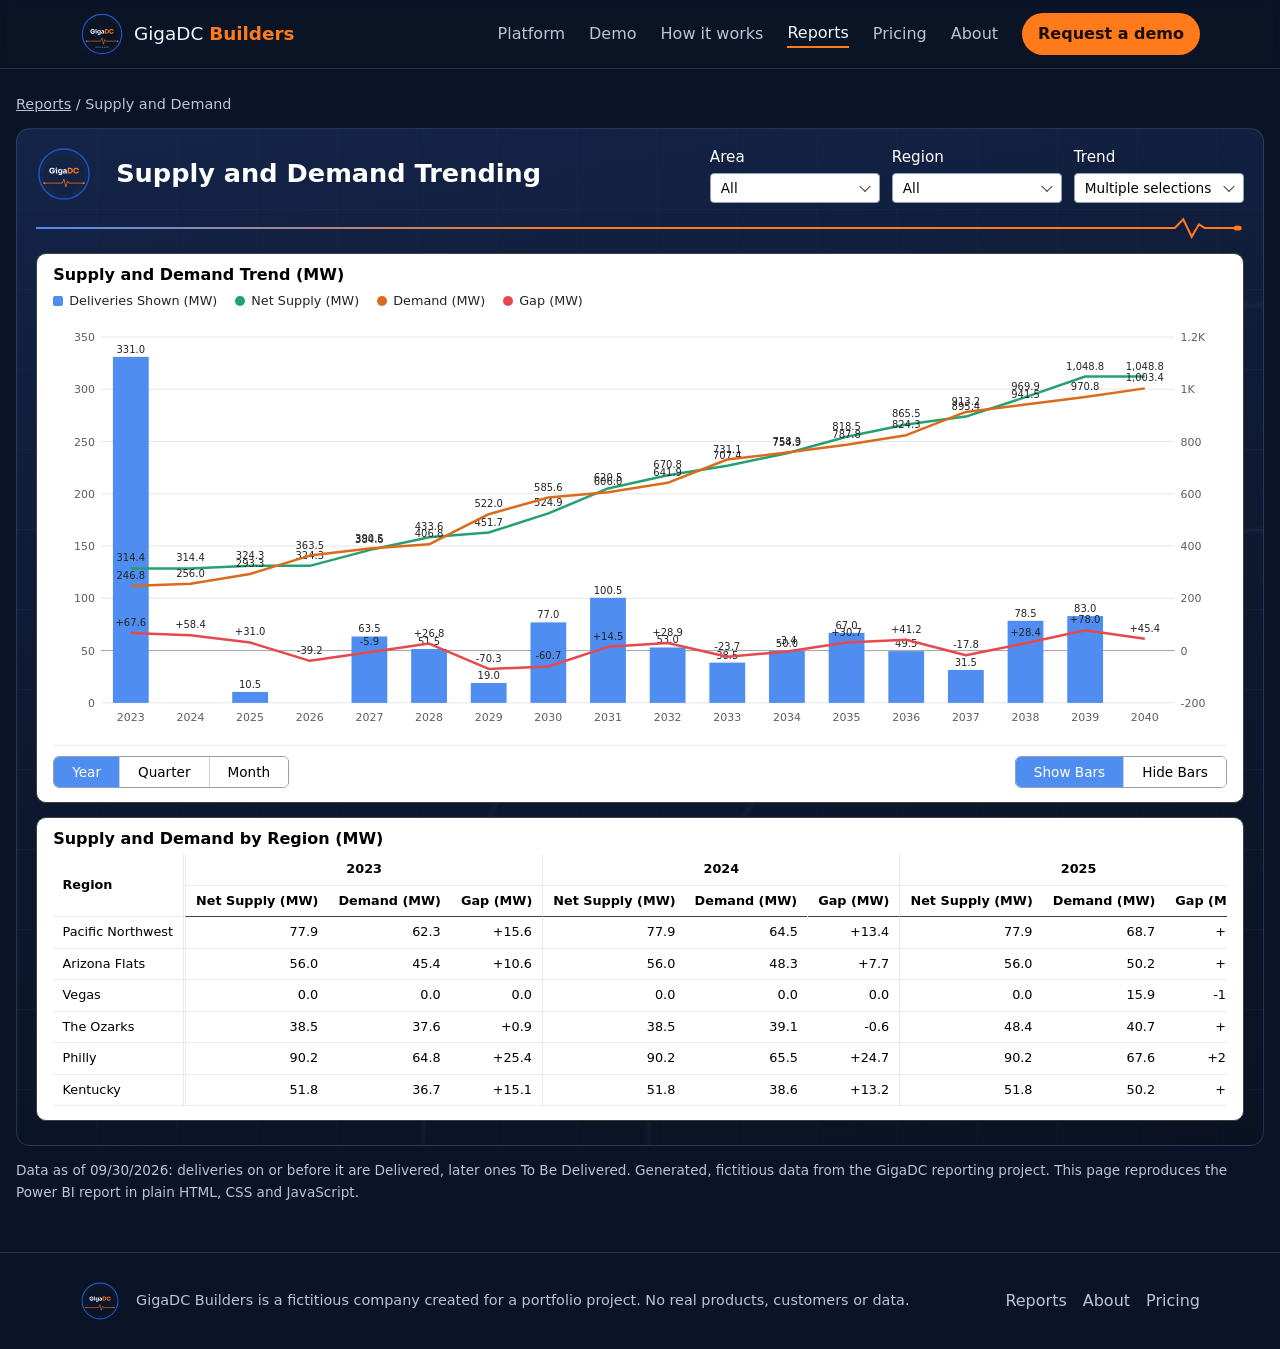
<file: reports/supply-and-demand.html>
<!doctype html>
<html lang="en">
<head>
  <meta charset="utf-8">
  <meta name="viewport" content="width=device-width, initial-scale=1">
  <title>Supply and Demand | Reports | GigaDC Builders</title>
  <meta name="description" content="Usable power supply against forecast demand by area and region, 2023 to 2040: the GigaDC Supply and Demand report in plain HTML.">
  <link rel="icon" href="../assets/logos/GigaDC_primary_on-dark.svg" type="image/svg+xml">
  <link rel="stylesheet" href="../css/styles.css?v=20261027-1">
  <link rel="stylesheet" href="../css/reports.css?v=20261027-1">
</head>
<body>
  <header class="site-header">
    <div class="wrap nav">
      <a href="../index.html" class="brand" aria-label="GigaDC Builders home">
        <img src="../assets/logos/GigaDC_builders_on-dark.svg" alt="GigaDC Builders" width="44" height="44">
        <span>GigaDC <b>Builders</b></span>
      </a>
      <button class="nav-toggle" aria-label="Toggle menu" aria-expanded="false">Menu</button>
      <nav id="nav" aria-label="Primary">
        <a href="../index.html#platform">Platform</a>
        <a href="../index.html#dashboard">Demo</a>
        <a href="../index.html#how">How it works</a>
        <a href="index.html" aria-current="page">Reports</a>
        <a href="../pricing.html">Pricing</a>
        <a href="../about.html">About</a>
        <a href="../index.html#demo" class="btn btn-small">Request a demo</a>
      </nav>
    </div>
  </header>

  <main class="report-page">
    <div class="wrap-wide">
      <p class="crumbs"><a href="index.html">Reports</a> <span aria-hidden="true">/</span> Supply and Demand</p>

      <!-- The report: a canvas styled after the Power BI backdrop and theme. -->
      <section class="report-canvas" aria-labelledby="report-title">
        <div class="report-head">
          <img class="report-logo" src="../assets/logos/GigaDC_primary_on-dark.svg" alt="GigaDC" width="64" height="64">
          <h1 id="report-title">Supply and Demand Trending</h1>

          <div class="slicers">
            <div class="slicer" id="slicer-area"></div>
            <div class="slicer" id="slicer-region"></div>
            <div class="slicer" id="slicer-trend"></div>
          </div>
        </div>

        <svg class="spark" viewBox="0 0 1000 30" preserveAspectRatio="none" aria-hidden="true">
          <defs>
            <linearGradient id="spark-grad" x1="0" x2="1">
              <stop offset="0" stop-color="#4F8DF0"/>
              <stop offset=".45" stop-color="#FF7A1A"/>
              <stop offset="1" stop-color="#FF7A1A"/>
            </linearGradient>
          </defs>
          <polyline points="0,15 935,15 943,15 950,3 957,27 963,10 968,15 995,15"
                    fill="none" stroke="url(#spark-grad)" stroke-width="2" vector-effect="non-scaling-stroke"/>
          <circle cx="995" cy="15" r="3.5" fill="#FF7A1A"/>
        </svg>

        <article class="pbi-card" aria-labelledby="chart-title">
          <h2 id="chart-title" class="pbi-title">Supply and Demand Trend (MW)</h2>
          <ul class="legend" id="legend"></ul>
          <div class="chart-wrap" id="chart-wrap">
            <svg id="chart" role="img" aria-labelledby="chart-title chart-desc"></svg>
            <p id="chart-desc" class="sr-only">Lines show the selected trends in MW over time on the right axis; where Gap drops below zero is a shortfall. Bars show MW delivered in each period on the left axis.</p>
            <div class="pbi-tip" id="tip" hidden></div>
          </div>
          <!-- The chart's controls, inside its card: time grain lower left, bars lower right. -->
          <div class="card-controls">
            <div class="grain" role="radiogroup" aria-label="Time Grain" id="grain"></div>
            <div class="toggle" role="radiogroup" aria-label="Delivery bars" id="bars"></div>
          </div>
        </article>

        <article class="pbi-card" aria-labelledby="table-title">
          <h2 id="table-title" class="pbi-title">Supply and Demand by Region (MW)</h2>
          <div class="pbi-table-scroll" tabindex="0" aria-label="Supply and Demand by Region (MW), scrollable">
            <table class="pbi-table" id="table"></table>
          </div>
        </article>
      </section>

      <p class="report-note">Data as of <span id="asof"></span>: deliveries on or before it are Delivered, later ones To Be Delivered.
        Generated, fictitious data from the GigaDC reporting project. This page reproduces the Power BI report in plain HTML, CSS and JavaScript.</p>
    </div>
  </main>

  <footer class="site-footer">
    <div class="wrap foot">
      <img src="../assets/logos/GigaDC_primary_on-dark.svg" alt="GigaDC" width="40" height="40">
      <p>GigaDC Builders is a fictitious company created for a portfolio project. No real products, customers or data.</p>
      <nav class="foot-links" aria-label="Footer"><a href="index.html">Reports</a><a href="../about.html">About</a><a href="../pricing.html">Pricing</a></nav>
    </div>
  </footer>

  <script src="../js/main.js?v=20261027-1"></script>
  <script src="../js/reports/supply-and-demand-data.js?v=20261027-1"></script>
  <script src="../js/reports/supply-and-demand.js?v=20261027-1"></script>
</body>
</html>
</file>
<file: css/styles.css>
:root {
  --navy-900: #0A1426;
  --navy-800: #0F1D36;
  --navy-700: #16264A;
  --blue: #4F8DF0;
  --blue-deep: #1F56C4;
  --orange: #FF7A1A;
  --green: #25A06F;
  --text: #F2F6FC;
  --muted: #B9C4D6;
  --line: rgba(91, 122, 168, .3);
  --radius: 14px;
  font-family: "Segoe UI", system-ui, -apple-system, Roboto, sans-serif;
}

* { box-sizing: border-box; }
html { scroll-behavior: smooth; scroll-padding-top: 80px; }
body { margin: 0; background: var(--navy-900); color: var(--text); line-height: 1.6; }
img { max-width: 100%; height: auto; }
a { color: inherit; }
.wrap { width: min(1120px, 100% - 32px); margin-inline: auto; }
.narrow { width: min(640px, 100% - 32px); }

h1, h2, h3 { line-height: 1.15; margin: 0 0 .5em; font-weight: 600; }
h1 { font-size: clamp(2.2rem, 5vw, 3.6rem); }
h2 { font-size: clamp(1.6rem, 3vw, 2.3rem); }
h3 { font-size: 1.15rem; }
p { margin: 0 0 1em; color: var(--muted); }
.accent { color: var(--orange); }
.eyebrow { color: var(--blue); text-transform: uppercase; letter-spacing: .12em; font-size: .8rem; font-weight: 600; margin-bottom: .75em; }
.lead { font-size: 1.15rem; max-width: 60ch; }

/* Header */
.site-header { position: sticky; top: 0; z-index: 10; background: rgba(10, 20, 38, .9); backdrop-filter: blur(8px); border-bottom: 1px solid var(--line); }
.nav { display: flex; align-items: center; justify-content: space-between; gap: 16px; min-height: 68px; }
.brand { display: flex; align-items: center; gap: 10px; text-decoration: none; font-weight: 300; font-size: 1.15rem; }
.brand b { color: var(--orange); font-weight: 600; }
#nav { display: flex; align-items: center; gap: 24px; }
#nav a { text-decoration: none; color: var(--muted); }
#nav a:hover { color: var(--text); }
.nav-toggle { display: none; background: none; border: 1px solid var(--line); color: var(--text); border-radius: 8px; padding: 6px 12px; font: inherit; }

/* Buttons */
.btn { display: inline-block; background: var(--orange); color: #1a0e00; font: inherit; font-weight: 600; text-decoration: none; padding: 12px 22px; border: 0; border-radius: 999px; cursor: pointer; }
.btn:hover { filter: brightness(1.08); }
.btn-small { padding: 8px 16px; }
#nav a.btn { color: #1a0e00; }
.btn-ghost { background: transparent; color: var(--text); border: 1px solid var(--blue); }
:focus-visible { outline: 3px solid var(--blue); outline-offset: 2px; }

/* Hero */
.hero { padding: clamp(48px, 9vw, 110px) 0; background: radial-gradient(ellipse at 80% 0%, rgba(31, 86, 196, .35), transparent 60%), var(--navy-900); }
.hero-grid { display: grid; grid-template-columns: 1.1fr .9fr; gap: 48px; align-items: center; }
.cta-row { display: flex; flex-wrap: wrap; gap: 12px; margin-top: 8px; }
.hero-visual { margin: 0; background: var(--navy-800); border: 1px solid var(--line); border-radius: var(--radius); padding: 16px; }
.hero-visual svg { width: 100%; height: auto; display: block; }
#hero-chart text { fill: var(--muted); font-size: 12px; }
.hero-visual figcaption { font-size: .85rem; color: var(--muted); margin-top: 8px; }
.supply, .demand { stroke-dasharray: 1; stroke-dashoffset: 1; animation: draw 2.2s ease-out .3s forwards; }
@keyframes draw { to { stroke-dashoffset: 0; } }

/* Sections */
.section { padding: clamp(56px, 8vw, 96px) 0; }
.section.alt { background: var(--navy-800); border-block: 1px solid var(--line); }
.cards { display: grid; gap: 20px; margin-top: 32px; }
.cards.three { grid-template-columns: repeat(3, 1fr); }
.cards.two { grid-template-columns: repeat(2, 1fr); }
.card { background: var(--navy-700); border: 1px solid var(--line); border-radius: var(--radius); padding: 24px; }
.card p:last-child { margin-bottom: 0; }
.tag { display: inline-block; font-size: .75rem; font-weight: 600; text-transform: uppercase; letter-spacing: .08em; padding: 3px 10px; border-radius: 999px; margin-bottom: 12px; }
.tag.blue { background: rgba(79, 141, 240, .18); color: var(--blue); }
.tag.green { background: rgba(37, 160, 111, .2); color: #43C98A; }
.tag.orange { background: rgba(255, 122, 26, .18); color: var(--orange); }
.chips { list-style: none; display: flex; flex-wrap: wrap; gap: 10px; padding: 0; margin: 28px 0 0; }
.chips li { border: 1px solid var(--line); border-radius: 999px; padding: 6px 14px; font-size: .9rem; color: var(--muted); }

/* Dashboard demo */
.dash { margin-top: 28px; background: var(--navy-800); border: 1px solid var(--line); border-radius: var(--radius); padding: 20px; }
.dash-controls { display: flex; flex-wrap: wrap; align-items: end; justify-content: space-between; gap: 12px 24px; }
.dash-controls label { display: grid; gap: 6px; font-size: .9rem; color: var(--muted); }
.dash-controls select { font: inherit; padding: 9px 12px; border-radius: 10px; border: 1px solid var(--line); background: var(--navy-700); color: var(--text); min-width: 220px; }
.dash-asof { margin: 0; font-size: .9rem; }
.kpis { display: grid; grid-template-columns: repeat(3, 1fr); gap: 12px; margin: 20px 0; }
.kpi { background: var(--navy-700); border: 1px solid var(--line); border-radius: 10px; padding: 12px 16px; display: grid; }
.kpi span { color: var(--muted); font-size: .85rem; }
.kpi b { font-size: clamp(1.4rem, 3vw, 2rem); font-weight: 600; }
.kpi em { font-style: normal; font-size: .85rem; }
.kpi.good b, .kpi.good em { color: #43C98A; }
.kpi.bad b, .kpi.bad em { color: #FF6B70; }
.chart-box { position: relative; }
#dash-chart { width: 100%; height: auto; display: block; }
#dash-chart text { fill: var(--muted); font-size: 12px; }
.tip { position: absolute; pointer-events: none; background: var(--navy-900); border: 1px solid var(--line); border-radius: 8px; padding: 8px 12px; font-size: .85rem; white-space: nowrap; transform: translate(-50%, 0); }
.tip b { display: block; margin-bottom: 2px; }
.table-scroll { overflow-x: auto; margin-top: 20px; }
.dash-table { width: 100%; border-collapse: collapse; font-size: .95rem; }
.dash-table caption { text-align: left; color: var(--muted); font-size: .85rem; padding-bottom: 8px; }
.dash-table th, .dash-table td { text-align: right; padding: 8px 12px; border-bottom: 1px solid var(--line); }
.dash-table th:first-child, .dash-table td:first-child { text-align: left; }
.dash-table tr.sel { background: rgba(79, 141, 240, .15); }
.dash-table tbody tr { cursor: pointer; }
.dash-table .pos { color: #43C98A; }
.dash-table .neg { color: #FF6B70; }

/* Steps */
.steps { list-style: none; padding: 0; margin: 32px 0 0; display: grid; gap: 24px; grid-template-columns: repeat(3, 1fr); }
.steps li { display: flex; gap: 16px; }
.num { flex: none; width: 40px; height: 40px; border-radius: 50%; display: grid; place-items: center; background: var(--blue-deep); font-weight: 600; }

/* Stats */
.stats { display: grid; grid-template-columns: repeat(4, 1fr); gap: 20px; margin: 32px 0 0; }
.stats div { border-left: 3px solid var(--orange); padding-left: 16px; }
.stats dt { font-size: clamp(2rem, 4vw, 2.8rem); font-weight: 600; line-height: 1; }
.stats dd { margin: 6px 0 0; color: var(--muted); }
.note { font-size: .85rem; margin-top: 24px; }

/* CTA form */
.cta { text-align: center; background: radial-gradient(ellipse at 50% 100%, rgba(31, 86, 196, .35), transparent 65%), var(--navy-900); }
.cta .lead { margin-inline: auto; }
.demo-form { display: grid; gap: 14px; text-align: left; margin-top: 24px; }
.demo-form label { display: grid; gap: 6px; font-size: .9rem; color: var(--muted); }
.demo-form input { font: inherit; padding: 11px 14px; border-radius: 10px; border: 1px solid var(--line); background: var(--navy-800); color: var(--text); }
.demo-form input[aria-invalid="true"] { border-color: #E5484D; }
.demo-form .btn { justify-self: start; }
.form-status { margin: 0; min-height: 1.5em; }

/* Footer */
.site-footer { border-top: 1px solid var(--line); padding: 28px 0; }
.foot { display: flex; align-items: center; gap: 16px; }
.foot p { margin: 0; font-size: .9rem; }

@media (max-width: 860px) {
  .hero-grid, .cards.three, .cards.two, .steps { grid-template-columns: 1fr; }
  .stats { grid-template-columns: repeat(2, 1fr); }
  .kpis { grid-template-columns: 1fr; }
  .nav-toggle { display: block; }
  #nav { display: none; position: absolute; top: 68px; left: 0; right: 0; flex-direction: column; align-items: stretch; gap: 0; background: var(--navy-900); border-bottom: 1px solid var(--line); padding: 8px 16px 16px; }
  #nav.open { display: flex; }
  #nav a { padding: 10px 0; }
  #nav a.btn { text-align: center; margin-top: 8px; }
}

@media (prefers-reduced-motion: reduce) {
  html { scroll-behavior: auto; }
  .supply, .demand { animation: none; stroke-dashoffset: 0; }
}

/* Inner pages */
.page-hero { padding-top: clamp(56px, 8vw, 100px); }
.page-hero h1 { max-width: 20ch; }
#nav a[aria-current="page"] { color: var(--text); border-bottom: 2px solid var(--orange); }
.foot { flex-wrap: wrap; }
.foot-links { display: flex; gap: 16px; margin-left: auto; }
.foot-links a { color: var(--muted); text-decoration: none; }
.foot-links a:hover { color: var(--text); }
.narrow-text { width: min(820px, 100% - 32px); }
.timeline { list-style: none; padding: 0; margin: 28px 0 0; border-left: 2px solid var(--line); }
.timeline li { position: relative; padding: 0 0 24px 24px; display: grid; gap: 2px; }
.timeline li::before { content: ""; position: absolute; left: -7px; top: 6px; width: 12px; height: 12px; border-radius: 50%; background: var(--orange); }
.timeline b { font-size: 1.3rem; }
.timeline span { color: var(--muted); }
.tier { display: flex; flex-direction: column; }
.tier.featured { border-color: var(--orange); box-shadow: 0 0 0 1px var(--orange); }
.tier ul { list-style: none; padding: 0; margin: 0 0 24px; flex: 1; }
.tier li { padding: 6px 0 6px 24px; position: relative; color: var(--muted); }
.tier li::before { content: "\2713"; position: absolute; left: 0; color: #43C98A; }
.tier .btn { text-align: center; }
.price { margin: 0 0 8px; color: var(--muted); }
.price b { font-size: 2.2rem; color: var(--text); font-weight: 600; }
.compare td:not(:first-child), .compare th:not(:first-child) { text-align: center; }
details { border-bottom: 1px solid var(--line); padding: 14px 0; }
summary { cursor: pointer; font-weight: 600; }
details p { margin: 10px 0 0; }
.tier .tag { align-self: flex-start; }
</file>
<file: css/reports.css>
/* Report pages (ADR 0002). The site frames the page; inside .report-canvas the
   report follows the Power BI theme: GigaDC_PowerBI_theme.json in gigadc-reporting. */
:root {
  --pbi-blue: #4F8DF0;     /* data color 1: delivery bars */
  --pbi-bad: #E5484D;      /* theme "bad": the Gap line */
  --pbi-border: #404040;   /* card border */
  --pbi-text: #000000;     /* chart and table text */
  --pbi-grid: #E6E6E6;
  --pbi-font: "Segoe UI", "Segoe UI Web (West European)", system-ui, -apple-system, Roboto, sans-serif;
  --pbi-semibold: "Segoe UI Semibold", "Segoe UI", system-ui, sans-serif;
  --pbi-light: "Segoe UI Light", "Segoe UI", system-ui, sans-serif;
}

.wrap-wide { width: min(1500px, 100% - 32px); margin-inline: auto; }
.report-page { padding: 24px 0 48px; }
.crumbs { font-size: .9rem; margin: 0 0 12px; }
.crumbs a { color: var(--muted); }
.report-note { font-size: .85rem; margin: 14px 0 0; }
.sr-only { position: absolute; width: 1px; height: 1px; overflow: hidden; clip: rect(0 0 0 0); white-space: nowrap; }

/* The canvas: the report backdrop's navy gradient, grid, and rings. */
.report-canvas {
  font-family: var(--pbi-font);
  background:
    radial-gradient(circle at 100% 100%, transparent 38%, rgba(91,122,168,.08) 38.2%, transparent 38.5%,
                    transparent 52%, rgba(91,122,168,.08) 52.2%, transparent 52.5%),
    linear-gradient(rgba(91,122,168,.05) 1px, transparent 1px) 0 0 / 80px 80px,
    linear-gradient(90deg, rgba(91,122,168,.05) 1px, transparent 1px) 0 0 / 80px 80px,
    linear-gradient(170deg, #142448 0%, #0E1A33 45%, #0A1222 100%);
  border: 1px solid var(--line);
  border-radius: var(--radius);
  padding: 16px clamp(12px, 1.5vw, 24px) 24px;
  display: grid;
  gap: 14px;
}

/* Header row: logo, title, time grain, slicers (white text over the backdrop). */
.report-head { display: flex; flex-wrap: wrap; align-items: center; gap: 12px 24px; }
.report-logo { width: 56px; height: 56px; flex: none; }
.report-head h1 { font-family: var(--pbi-semibold); font-weight: 600; font-size: 1.6rem; color: #fff; margin: 0; flex: 1 1 260px; }
.slicers { display: flex; flex-wrap: wrap; gap: 12px; align-items: flex-end; }

/* Button slicers: Time Grain and Show / Hide Bars. */
.grain, .toggle { display: inline-flex; border: 1px solid #8FA0B8; border-radius: 6px; overflow: hidden; background: #fff; }
.grain button, .toggle button {
  font: 400 .85rem var(--pbi-font); color: var(--pbi-text); background: #fff; border: 0;
  padding: 7px 18px; cursor: pointer; border-left: 1px solid #C8D0DC;
}
.grain button:first-child, .toggle button:first-child { border-left: 0; }
.grain button[aria-checked="true"], .toggle button[aria-checked="true"] { background: var(--pbi-blue); color: #fff; }

/* Dropdown slicers: Area, Region, Trend. */
.slicer { position: relative; display: grid; gap: 4px; min-width: 170px; }
.slicer > .slicer-label { font-family: var(--pbi-light); font-weight: 300; color: #fff; font-size: .95rem; }
.slicer > button {
  font: 400 .85rem var(--pbi-font); color: var(--pbi-text); background: #fff; text-align: left;
  border: 1px solid #8FA0B8; border-radius: 4px; padding: 6px 30px 6px 10px; cursor: pointer;
  white-space: nowrap; overflow: hidden; text-overflow: ellipsis; max-width: 240px; position: relative;
}
.slicer > button::after { content: ""; position: absolute; right: 10px; top: 50%; width: 7px; height: 7px; border: solid #404040; border-width: 0 1.5px 1.5px 0; transform: translateY(-70%) rotate(45deg); }
.slicer-menu {
  position: absolute; top: 100%; left: 0; z-index: 20; margin-top: 4px; min-width: 100%;
  background: #fff; color: var(--pbi-text); border: 1px solid #8FA0B8; border-radius: 4px;
  box-shadow: 0 6px 18px rgba(0,0,0,.25); padding: 6px 0; font-size: .85rem;
}
.slicer-menu label { display: flex; align-items: center; gap: 8px; padding: 5px 12px; cursor: pointer; white-space: nowrap; }
.slicer-menu label:hover { background: #EEF3FC; }
.slicer-menu input { accent-color: var(--pbi-blue); margin: 0; }
.slicer-menu .all { border-bottom: 1px solid #E6E6E6; }

/* The spark line under the header, as on the backdrop. */
.spark { width: 100%; height: 22px; display: block; }

/* Cards: white, 1 px #404040 border, 10 px corners (the report's visual-level styling). */
.pbi-card { background: #fff; color: var(--pbi-text); border: 1px solid var(--pbi-border); border-radius: 10px; padding: 12px 16px 14px; min-width: 0; }
.pbi-title { font-family: var(--pbi-semibold); font-weight: 600; font-size: 1rem; color: var(--pbi-text); margin: 0 0 6px; }

.legend { list-style: none; display: flex; flex-wrap: wrap; gap: 4px 18px; margin: 0 0 4px; padding: 0; font-size: .8rem; color: #252423; }
.legend li { display: inline-flex; align-items: center; gap: 6px; }
.legend i { width: 10px; height: 10px; border-radius: 50%; display: inline-block; }
.legend i.bar { border-radius: 2px; }

.chart-wrap { position: relative; }
#chart { width: 100%; height: auto; display: block; font-family: var(--pbi-font); }
#chart text { fill: #252423; font-size: 11px; }
#chart .axis-label { fill: #605E5C; }
#chart .data-label { font-size: 10px; font-family: var(--pbi-semibold); }
#chart .grid { stroke: var(--pbi-grid); }
#chart .zero { stroke: #A0A0A0; }
#chart .hover-line { stroke: #8FA0B8; stroke-dasharray: 3 3; }

.pbi-tip {
  position: absolute; pointer-events: none; z-index: 5; background: #fff; color: var(--pbi-text);
  border: 1px solid #C8C8C8; box-shadow: 0 2px 8px rgba(0,0,0,.2); border-radius: 2px;
  padding: 8px 10px; font-size: .8rem; white-space: nowrap;
}
.pbi-tip table { border-collapse: collapse; }
.pbi-tip th { text-align: left; font-weight: 400; color: #605E5C; padding: 1px 14px 1px 0; }
.pbi-tip td { text-align: right; font-family: var(--pbi-semibold); font-weight: 600; padding: 1px 0; }
.pbi-tip .period { font-family: var(--pbi-semibold); font-weight: 600; margin-bottom: 4px; }

/* Matrix styled as a flat table, region column frozen. */
.pbi-table-scroll { overflow-x: auto; max-height: 420px; }
.pbi-table { border-collapse: separate; border-spacing: 0; font-size: .8rem; color: var(--pbi-text); }
.pbi-table th, .pbi-table td { padding: 5px 10px; white-space: nowrap; text-align: right; border-bottom: 1px solid #EDEBE9; }
.pbi-table thead th { font-family: var(--pbi-semibold); font-weight: 600; background: #fff; position: sticky; z-index: 1; }
.pbi-table thead tr:first-child th { top: 0; }
.pbi-table thead tr:nth-child(2) th { top: 27px; border-bottom: 1px solid #404040; }
.pbi-table .period-head { text-align: center; border-bottom: 1px solid #EDEBE9; }
.pbi-table th.region, .pbi-table td.region { text-align: left; position: sticky; left: 0; background: #fff; z-index: 2; border-right: 1px solid #EDEBE9; }
.pbi-table thead th.region { z-index: 3; }
.pbi-table tbody tr:hover td { background: #F3F2F1; }
.pbi-table .group-start { border-left: 1px solid #EDEBE9; }

@media (max-width: 860px) {
  .report-head h1 { font-size: 1.3rem; }
  .slicer { min-width: 0; flex: 1 1 140px; }
  .slicer > button { max-width: none; }
}

/* Reports landing tiles */
.report-tile { text-decoration: none; display: flex; flex-direction: column; }
.report-tile p { flex: 1; }
a.report-tile:hover { border-color: var(--blue); }
.tile-link { color: var(--blue); font-weight: 600; }
.report-tile.is-soon .tile-link { color: var(--muted); font-weight: 400; }
.report-tile .tag { align-self: flex-start; }

/* Capacity Delivery: page tabs (the report's pages) */
.page-tabs { display: flex; gap: 4px; border-bottom: 1px solid rgba(185,196,214,.35); }
.page-tabs a { font: 400 .9rem var(--pbi-font); color: #B9C4D6; text-decoration: none; padding: 8px 16px; border-radius: 6px 6px 0 0; }
.page-tabs a[aria-selected="true"] { color: #fff; background: rgba(79,141,240,.25); box-shadow: inset 0 -2px 0 var(--pbi-blue); }
.page-tabs a:hover { color: #fff; }
.report-tab { display: grid; gap: 14px; }
.report-tab[hidden] { display: none; }

/* Overview: treemap left half; columns and DC Details share one card on the right. */
.cd-top { display: grid; grid-template-columns: 1fr 1fr; gap: 14px; }
.cd-right { display: grid; align-content: start; }
.cd-subtitle { margin-top: 10px; }
.cd-dc-scroll { max-height: 210px; }
.cd-bd-scroll { max-height: 460px; }
.cd-sm-scroll { max-height: 70vh; }
#treemap, #columns { width: 100%; height: auto; display: block; font-family: var(--pbi-font); }
#treemap .tm-name { fill: #fff; font-size: 14px; }
#treemap .tm-value { fill: #fff; font-size: 18px; font-family: var(--pbi-semibold); }
#treemap .tm-cell, #columns .col-bar { cursor: pointer; }
#treemap .tm-cell:focus-visible rect, #columns .col-bar:focus-visible rect { stroke: #000; stroke-width: 2; }
#columns text { fill: #252423; font-size: 11px; }
#columns .axis-label { fill: #605E5C; }
#columns .dc-label { font-size: 11px; }
#columns .region-label { font-size: 12px; font-family: var(--pbi-semibold); fill: #252423; }
#columns .total-label { font-size: 11px; font-family: var(--pbi-semibold); }
#columns .grid { stroke: var(--pbi-grid); }
#columns .group-line { stroke: #C8C8C8; }

.cd-table td.txt, .cd-table th.txt, .sm-table td.txt, .sm-table th.txt { text-align: left; }
.cd-table .ctr, .sm-table .ctr { text-align: center; }
.cd-table thead tr:nth-child(2) th { top: 27px; border-bottom: 1px solid #404040; }
.cd-table thead tr:only-child th { border-bottom: 1px solid #404040; }
.cd-table th.rh, .sm-table th.rh { text-align: left; }
.bubble { font-size: 1.05rem; line-height: 1; }

/* Schedule Matrix: grows to fit, headers centered. */
.sm-table { width: 100%; }
.sm-table thead th { border-bottom: 1px solid #404040; text-align: center; }
.sm-table thead th.rh { text-align: left; }
.sm-table td { border-bottom: 1px solid #fff; }
.sm-cell { cursor: default; }
.sm-cell:focus-visible { outline: 2px solid var(--pbi-blue); outline-offset: -2px; }

/* The Milestone Tooltip page. */
.report-canvas { position: relative; }
.ms-tip { position: absolute; z-index: 30; pointer-events: none; width: 300px; background: #fff; color: var(--pbi-text);
  border: 1px solid #404040; box-shadow: 0 4px 14px rgba(0,0,0,.3); padding: 12px 10px; font-family: var(--pbi-font); }
.ms-name { text-align: center; font-family: var(--pbi-semibold); font-weight: 600; font-size: 1.1rem; margin-bottom: 8px; }
.ms-dates { display: grid; grid-template-columns: 1fr 1fr; gap: 8px; text-align: center; }
.ms-dates b { display: block; font-family: var(--pbi-semibold); font-size: 1.05rem; }
.ms-dates span { font-size: .75rem; color: #605E5C; }

@media (max-width: 960px) {
  .cd-top { grid-template-columns: 1fr; }
}
.cd-table#dc-table { width: 100%; }
.pbi-table .frozen { position: sticky; background: #fff; z-index: 2; }
.pbi-table thead .frozen { z-index: 4; }
.pbi-table .frozen-last { border-right: 1px solid #C8C8C8; }
.pbi-table tbody tr:hover td.frozen { background: #F3F2F1; }

/* Supply and Demand: the chart card carries its own controls on a row under the chart. */
.card-controls { display: flex; flex-wrap: wrap; justify-content: space-between; align-items: center; gap: 10px; margin-top: 10px; padding-top: 10px; border-top: 1px solid #EDEBE9; }

/* Capacity Delivery Overview, tightened to about the Supply and Demand page's height:
   the upper visuals fill their cards; the detail tables are compact and scroll. */
.cd-top { align-items: stretch; }
.cd-top > .pbi-card:first-child { display: flex; flex-direction: column; }
#treemap-wrap { flex: 1; position: relative; min-height: 260px; }
#treemap { position: absolute; inset: 0; width: 100%; height: 100%; }
.cd-table { font-size: .74rem; }
.cd-table th, .cd-table td { padding: 3px 8px; line-height: 1.3; }
.cd-table thead tr:first-child th { height: 22px; }
.cd-table thead tr:nth-child(2) th { top: 23px; }
.cd-table .bubble { font-size: .9rem; }
.cd-dc-scroll { max-height: 150px; }
.cd-bd-scroll { max-height: 230px; }
.cd-subtitle { margin-top: 4px; }
</file>
